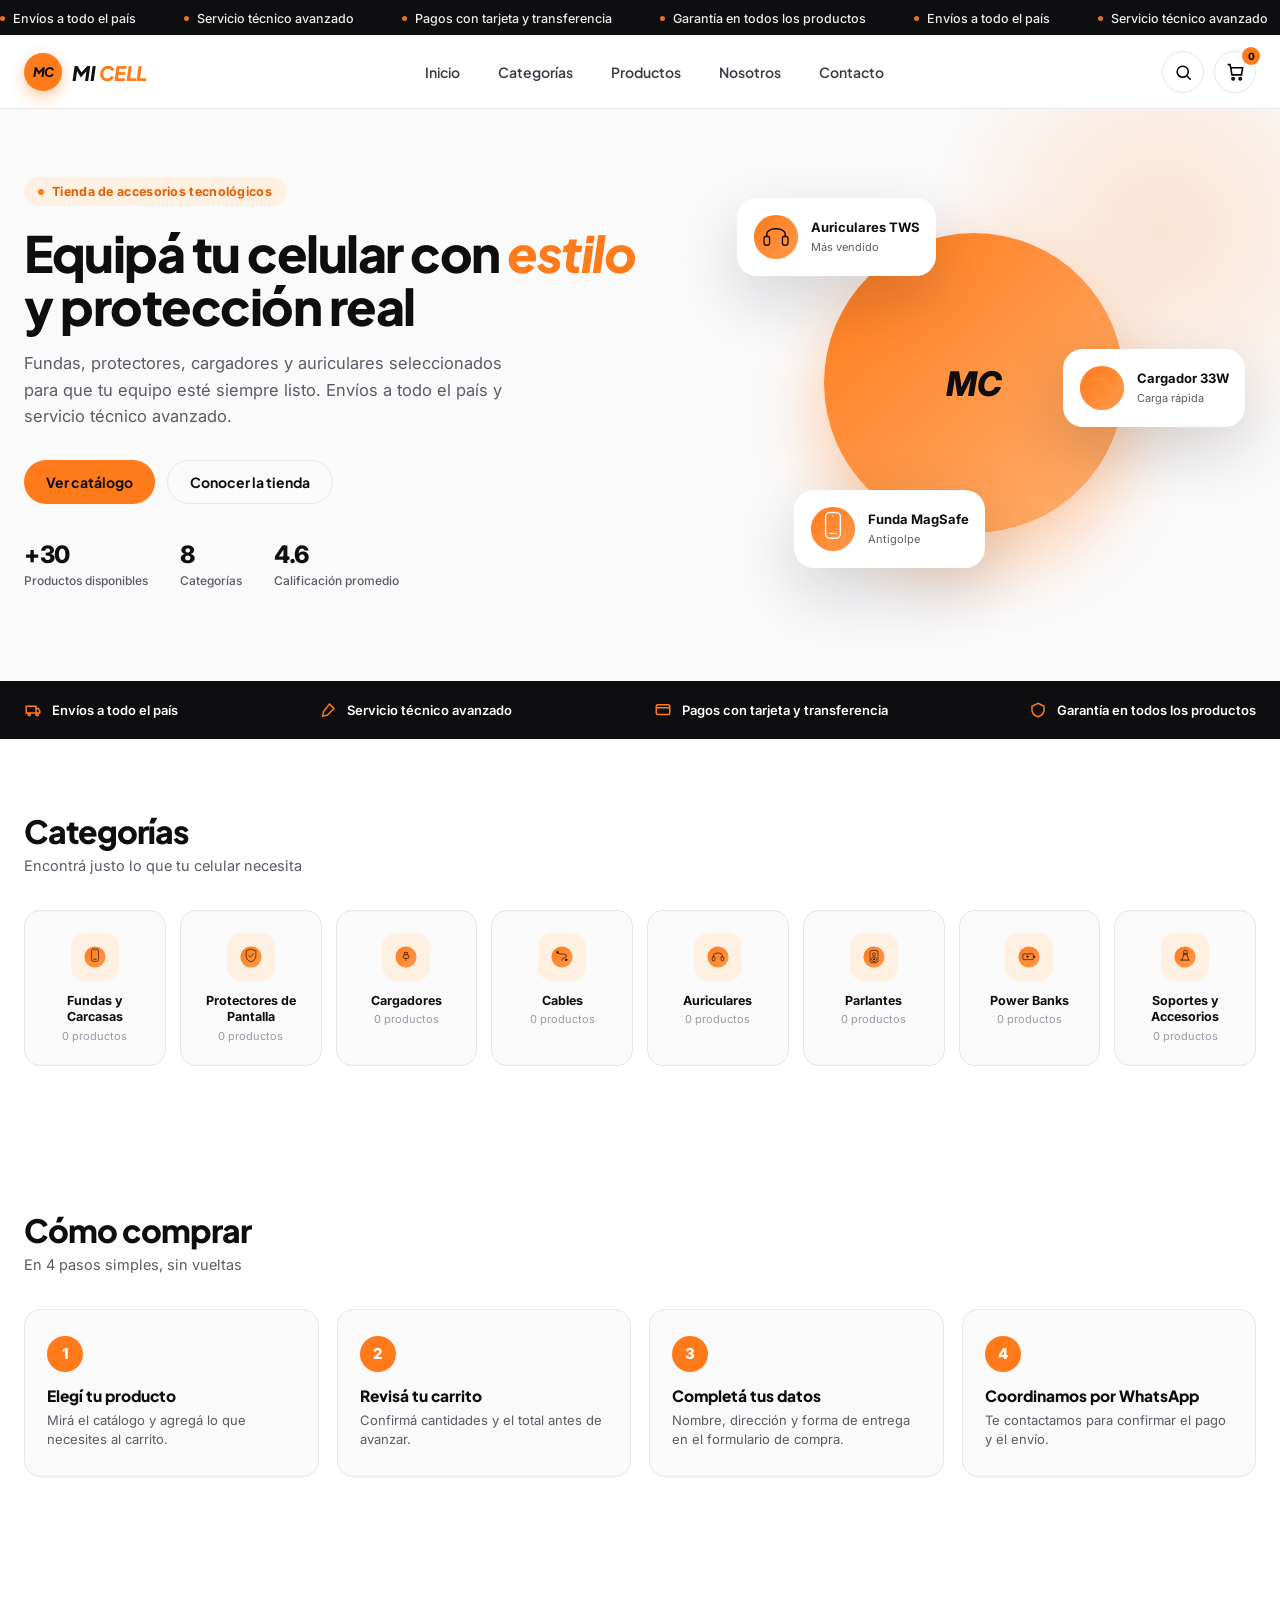
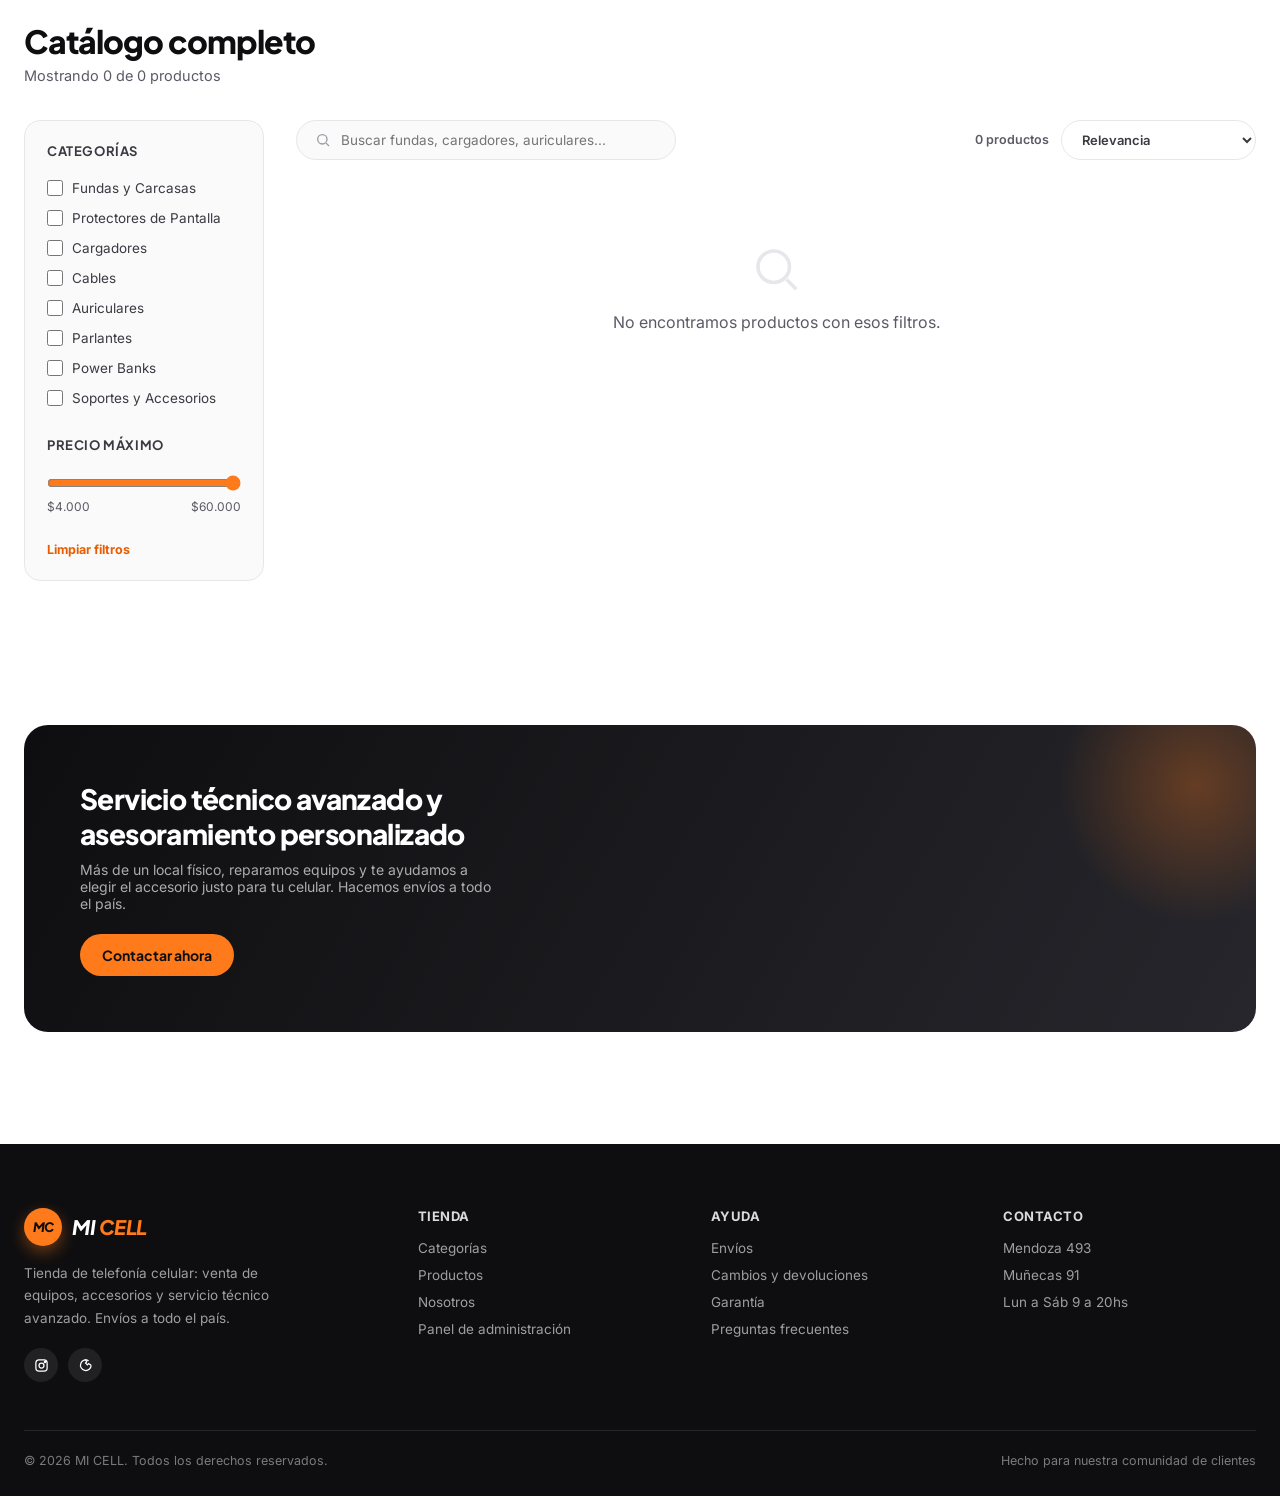
<file: index.html>
<!DOCTYPE html>
<html lang="es">
<head>
<meta charset="UTF-8">
<meta name="viewport" content="width=device-width, initial-scale=1.0">
<title>MI CELL — Accesorios Tecnológicos</title>
<meta name="description" content="Fundas, protectores, cargadores, auriculares y más accesorios para celulares. Envíos a todo el país.">
<link rel="preconnect" href="https://fonts.googleapis.com">
<link href="https://fonts.googleapis.com/css2?family=Plus+Jakarta+Sans:wght@400;500;600;700;800&family=Inter:wght@400;500;600;700&display=swap" rel="stylesheet">
<style>
:root{
  --orange:#FF7A1A;--orange-dark:#E85D00;--orange-light:#FFF1E2;
  --ink:#0E0E10;--gray-900:#16161A;--gray-700:#3A3A42;--gray-600:#5B5B66;
  --gray-400:#9A9AA5;--gray-200:#E7E7EB;--gray-100:#F3F3F6;--bg:#FFFFFF;
  --surface:#FAFAFB;--green:#1AAE6F;--red:#E2412A;
  --radius:16px;--radius-sm:10px;
  --shadow-sm:0 2px 10px rgba(14,14,16,.06);
  --shadow-md:0 12px 32px rgba(14,14,16,.10);
  --shadow-lg:0 24px 64px rgba(14,14,16,.16);
  --header-h:74px;
}
*,*::before,*::after{box-sizing:border-box;margin:0;padding:0}
html{scroll-behavior:smooth}
body{
  font-family:'Inter',sans-serif;color:var(--ink);background:var(--bg);
  -webkit-font-smoothing:antialiased;overflow-x:hidden;
}
h1,h2,h3,h4,.brand,.btn,.nav-link{font-family:'Plus Jakarta Sans',sans-serif}
img,svg{display:block;max-width:100%}
a{color:inherit;text-decoration:none}
button{font-family:inherit}
.container{max-width:1280px;margin:0 auto;padding:0 24px}
.reveal{opacity:0;transform:translateY(24px);transition:opacity .6s cubic-bezier(.22,.8,.3,1),transform .6s cubic-bezier(.22,.8,.3,1)}
.reveal.in{opacity:1;transform:translateY(0)}

/* ============ TOPBAR ============ */
#announce{
  background:var(--ink);color:#fff;font-size:12.5px;font-weight:500;
  padding:9px 0;overflow:hidden;white-space:nowrap;position:relative;
}
#announce .marquee{display:inline-flex;gap:48px;animation:scrollx 22s linear infinite}
#announce span{display:inline-flex;align-items:center;gap:8px;opacity:.92}
#announce span::before{content:'';width:5px;height:5px;border-radius:50%;background:var(--orange)}
@keyframes scrollx{0%{transform:translateX(0)}100%{transform:translateX(-50%)}}

header{
  position:sticky;top:0;z-index:300;background:rgba(255,255,255,.92);
  backdrop-filter:blur(14px);border-bottom:1px solid var(--gray-200);
  height:var(--header-h);transition:box-shadow .25s;
}
header.scrolled{box-shadow:var(--shadow-sm)}
.nav-wrap{height:var(--header-h);display:flex;align-items:center;justify-content:space-between;gap:20px}
.brand{display:flex;align-items:center;gap:10px;font-weight:800;font-size:20px;letter-spacing:-.5px}
.brand-badge{
  width:38px;height:38px;border-radius:50%;background:var(--orange);
  display:flex;align-items:center;justify-content:center;flex-shrink:0;
  font-weight:800;font-style:italic;font-size:13px;color:var(--ink);
  box-shadow:0 6px 16px rgba(255,122,26,.4);
}
.brand-text{font-style:italic}
.brand-text span{color:var(--orange)}
.nav-links{display:flex;align-items:center;gap:6px}
.nav-link{padding:9px 16px;border-radius:999px;font-size:14px;font-weight:600;color:var(--gray-700);transition:all .18s}
.nav-link:hover{background:var(--gray-100);color:var(--ink)}
.nav-actions{display:flex;align-items:center;gap:10px}
.icon-btn{
  width:42px;height:42px;border-radius:50%;border:1px solid var(--gray-200);
  background:#fff;display:flex;align-items:center;justify-content:center;cursor:pointer;
  position:relative;transition:all .18s;
}
.icon-btn:hover{border-color:var(--orange);transform:translateY(-1px)}
.icon-btn svg{width:19px;height:19px}
.cart-count{
  position:absolute;top:-5px;right:-5px;background:var(--orange);color:var(--ink);
  font-size:10px;font-weight:800;min-width:18px;height:18px;border-radius:999px;
  display:flex;align-items:center;justify-content:center;padding:0 4px;
  transition:transform .25s;
}
.cart-count.bump{animation:bump .35s ease}
@keyframes bump{0%{transform:scale(1)}40%{transform:scale(1.4)}100%{transform:scale(1)}}
.btn{
  display:inline-flex;align-items:center;justify-content:center;gap:8px;
  padding:12px 22px;border-radius:999px;font-size:14px;font-weight:700;
  border:none;cursor:pointer;transition:all .2s cubic-bezier(.22,.8,.3,1);white-space:nowrap;
}
.btn-primary{background:var(--orange);color:var(--ink)}
.btn-primary:hover{background:var(--orange-dark);color:#fff;transform:translateY(-2px);box-shadow:0 10px 24px rgba(255,122,26,.35)}
.btn-dark{background:var(--ink);color:#fff}
.btn-dark:hover{background:var(--gray-900);transform:translateY(-2px);box-shadow:0 10px 24px rgba(0,0,0,.25)}
.btn-outline{background:transparent;color:var(--ink);border:1.5px solid var(--gray-200)}
.btn-outline:hover{border-color:var(--ink)}
.btn-block{width:100%}
.btn-sm{padding:8px 16px;font-size:12.5px}
.btn:disabled{opacity:.45;cursor:not-allowed;transform:none!important;box-shadow:none!important}
.hamburger{display:none;width:42px;height:42px;border-radius:50%;border:1px solid var(--gray-200);background:#fff;align-items:center;justify-content:center;cursor:pointer}
.hamburger svg{width:20px;height:20px}

/* ============ HERO ============ */
.hero{position:relative;padding:64px 0 88px;overflow:hidden;background:var(--surface)}
.hero::before{
  content:'';position:absolute;top:-120px;right:-120px;width:480px;height:480px;
  border-radius:50%;background:radial-gradient(circle,rgba(255,122,26,.18),transparent 70%);
}
.hero-grid{display:grid;grid-template-columns:1.1fr 1fr;gap:48px;align-items:center;position:relative;z-index:1}
.eyebrow{
  display:inline-flex;align-items:center;gap:8px;padding:7px 14px;border-radius:999px;
  background:var(--orange-light);color:var(--orange-dark);font-size:12.5px;font-weight:700;
  letter-spacing:.3px;margin-bottom:20px;
}
.eyebrow::before{content:'';width:6px;height:6px;border-radius:50%;background:var(--orange)}
.hero h1{font-size:50px;font-weight:800;line-height:1.06;letter-spacing:-1.5px;margin-bottom:18px}
.hero h1 em{font-style:italic;color:var(--orange)}
.hero p{font-size:16.5px;color:var(--gray-600);line-height:1.6;max-width:480px;margin-bottom:30px}
.hero-ctas{display:flex;gap:12px;flex-wrap:wrap;margin-bottom:36px}
.hero-stats{display:flex;gap:32px;flex-wrap:wrap}
.hstat b{display:block;font-size:24px;font-weight:800;letter-spacing:-.5px}
.hstat span{font-size:12px;color:var(--gray-600);font-weight:500}
.hero-visual{position:relative;height:420px}
.float-card{
  position:absolute;background:#fff;border-radius:20px;box-shadow:var(--shadow-lg);
  padding:16px;display:flex;align-items:center;gap:12px;animation:floaty 5s ease-in-out infinite;
}
.float-card svg,.float-card .ic-wrap{width:46px;height:46px;border-radius:14px;flex-shrink:0}
.float-card b{display:block;font-size:13px}
.float-card span{font-size:11px;color:var(--gray-600)}
.fc1{top:6%;left:8%;animation-delay:0s}
.fc2{top:42%;right:2%;animation-delay:1.2s}
.fc3{bottom:6%;left:18%;animation-delay:2.1s}
.hero-orb{
  position:absolute;inset:0;margin:auto;width:300px;height:300px;border-radius:50%;
  background:linear-gradient(135deg,var(--orange),#FFB070);
  display:flex;align-items:center;justify-content:center;box-shadow:0 30px 70px rgba(255,122,26,.4);
  animation:floaty 6s ease-in-out infinite;
}
.hero-orb span{font-style:italic;font-weight:800;font-size:34px;color:var(--ink)}
@keyframes floaty{0%,100%{transform:translateY(0)}50%{transform:translateY(-16px)}}

/* ============ STRIPS ============ */
.perks{background:var(--ink);padding:20px 0}
.perks-row{display:flex;justify-content:space-between;gap:20px;flex-wrap:wrap}
.perk{display:flex;align-items:center;gap:10px;color:#fff;font-size:13px;font-weight:600}
.perk svg{width:18px;height:18px;color:var(--orange);flex-shrink:0}

/* ============ SECTIONS ============ */
section{padding:72px 0}
.sec-head{display:flex;align-items:flex-end;justify-content:space-between;margin-bottom:36px;flex-wrap:wrap;gap:16px}
.sec-head h2{font-size:32px;font-weight:800;letter-spacing:-1px}
.sec-head p{color:var(--gray-600);font-size:14.5px;margin-top:6px}

/* categories */
.cat-grid{display:grid;grid-template-columns:repeat(8,1fr);gap:14px}
.cat-card{
  background:var(--surface);border:1px solid var(--gray-200);border-radius:var(--radius);
  padding:22px 14px;text-align:center;cursor:pointer;transition:all .22s cubic-bezier(.22,.8,.3,1);
}
.cat-card:hover{border-color:var(--orange);transform:translateY(-4px);box-shadow:var(--shadow-md)}
.cat-card.active{background:var(--ink);border-color:var(--ink)}
.cat-card.active .cat-name,.cat-card.active .cat-count{color:#fff}
.cat-ic{
  width:48px;height:48px;border-radius:14px;margin:0 auto 12px;background:var(--orange-light);
  display:flex;align-items:center;justify-content:center;color:var(--orange-dark);
}
.cat-card.active .cat-ic{background:var(--orange);color:var(--ink)}
.cat-ic svg{width:22px;height:22px}
.cat-name{font-size:12.5px;font-weight:700;line-height:1.3}

/* how to buy */
.how-grid{display:grid;grid-template-columns:repeat(4,1fr);gap:18px}
.how-step{
  background:var(--surface);border:1px solid var(--gray-200);border-radius:var(--radius);
  padding:26px 22px;position:relative;transition:all .22s cubic-bezier(.22,.8,.3,1);
}
.how-step:hover{border-color:var(--orange);transform:translateY(-4px);box-shadow:var(--shadow-md)}
.how-num{
  width:36px;height:36px;border-radius:50%;background:var(--orange);color:#fff;
  display:flex;align-items:center;justify-content:center;font-weight:800;font-size:15px;margin-bottom:14px;
}
.how-step h3{font-size:15.5px;font-weight:800;margin-bottom:6px}
.how-step p{font-size:13px;color:var(--gray-600);line-height:1.5}
.cat-count{font-size:11px;color:var(--gray-400);margin-top:3px;display:block}

/* product grid + filters */
.shop-layout{display:grid;grid-template-columns:240px 1fr;gap:32px;align-items:flex-start}
.filters-panel{background:var(--surface);border:1px solid var(--gray-200);border-radius:var(--radius);padding:22px;position:sticky;top:calc(var(--header-h) + 16px)}
.filters-panel h4{font-size:13px;font-weight:700;text-transform:uppercase;letter-spacing:.6px;margin-bottom:14px;color:var(--gray-700)}
.f-group{margin-bottom:24px}
.f-check{display:flex;align-items:center;gap:9px;padding:7px 0;font-size:13.5px;color:var(--gray-700);cursor:pointer}
.f-check input{accent-color:var(--orange);width:16px;height:16px;cursor:pointer}
.price-range{width:100%;accent-color:var(--orange);margin-top:8px}
.price-vals{display:flex;justify-content:space-between;font-size:12px;color:var(--gray-600);margin-top:4px}
.f-clear{font-size:12.5px;font-weight:700;color:var(--orange-dark);cursor:pointer}
#filterToggleBtn{display:none}

.toolbar{display:flex;align-items:center;justify-content:space-between;gap:14px;margin-bottom:22px;flex-wrap:wrap}
.search-box{
  display:flex;align-items:center;gap:10px;background:var(--surface);border:1px solid var(--gray-200);
  border-radius:999px;padding:11px 18px;flex:1;max-width:380px;transition:border-color .2s;
}
.search-box:focus-within{border-color:var(--orange)}
.search-box svg{width:16px;height:16px;color:var(--gray-400);flex-shrink:0}
.search-box input{border:none;outline:none;background:none;font-size:13.5px;width:100%;font-family:inherit}
.sort-select{
  padding:10px 16px;border-radius:999px;border:1px solid var(--gray-200);background:#fff;
  font-size:13px;font-weight:600;font-family:inherit;cursor:pointer;color:var(--gray-700);
}
.result-count{font-size:12.5px;color:var(--gray-600);font-weight:600}

.grid{display:grid;grid-template-columns:repeat(3,1fr);gap:20px}
.card{
  background:#fff;border:1px solid var(--gray-200);border-radius:var(--radius);overflow:hidden;
  transition:all .25s cubic-bezier(.22,.8,.3,1);cursor:pointer;display:flex;flex-direction:column;position:relative;
}
.card:hover{transform:translateY(-6px);box-shadow:var(--shadow-md);border-color:transparent}
.card-media{aspect-ratio:1/1;background:var(--surface);position:relative;overflow:hidden}
.card-media svg{width:100%;height:100%;transition:transform .35s}
.card-media img{width:100%;height:100%;object-fit:cover;display:block;transition:transform .35s}
.card:hover .card-media svg,.card:hover .card-media img{transform:scale(1.06) rotate(-2deg)}
.card-badge{
  position:absolute;top:12px;left:12px;font-size:10.5px;font-weight:800;padding:5px 10px;
  border-radius:999px;letter-spacing:.2px;text-transform:uppercase;z-index:2;
}
.bdg-nuevo{background:var(--ink);color:#fff}
.bdg-oferta{background:var(--red);color:#fff}
.bdg-mas-vendido{background:var(--orange);color:var(--ink)}
.card-quick{
  position:absolute;bottom:12px;right:12px;width:38px;height:38px;border-radius:50%;
  background:#fff;display:flex;align-items:center;justify-content:center;box-shadow:var(--shadow-sm);
  opacity:0;transform:translateY(6px);transition:all .2s;z-index:2;border:none;cursor:pointer;
}
.card:hover .card-quick{opacity:1;transform:translateY(0)}
.card-quick svg{width:16px;height:16px}
.card-body{padding:16px;display:flex;flex-direction:column;gap:6px;flex:1}
.card-cat{font-size:11px;color:var(--gray-400);font-weight:600;text-transform:uppercase;letter-spacing:.4px}
.card-name{font-size:14.5px;font-weight:700;line-height:1.3}
.card-model{font-size:12px;color:var(--gray-600)}
.card-rating{display:flex;align-items:center;gap:5px;font-size:11.5px;color:var(--gray-600)}
.card-rating svg{width:12px;height:12px;color:var(--orange)}
.card-foot{display:flex;align-items:center;justify-content:space-between;margin-top:auto;padding-top:8px}
.card-price{display:flex;align-items:baseline;gap:7px}
.price-now{font-size:17px;font-weight:800;letter-spacing:-.3px}
.price-old{font-size:12.5px;color:var(--gray-400);text-decoration:line-through}
.add-btn{
  width:38px;height:38px;border-radius:50%;background:var(--ink);color:#fff;border:none;
  display:flex;align-items:center;justify-content:center;cursor:pointer;transition:all .2s;flex-shrink:0;
}
.add-btn:hover{background:var(--orange);color:var(--ink);transform:scale(1.08)}
.add-btn svg{width:16px;height:16px}
.stock-low{font-size:10.5px;color:var(--red);font-weight:700;margin-top:2px}
.empty-state{grid-column:1/-1;text-align:center;padding:60px 20px;color:var(--gray-600)}
.empty-state svg{width:54px;height:54px;color:var(--gray-200);margin:0 auto 16px}

/* ============ BANNER ============ */
.banner{
  background:linear-gradient(120deg,var(--ink),#26262C);border-radius:24px;padding:56px;
  display:flex;align-items:center;justify-content:space-between;gap:32px;color:#fff;overflow:hidden;position:relative;
}
.banner::after{content:'';position:absolute;right:-80px;top:-80px;width:280px;height:280px;border-radius:50%;background:radial-gradient(circle,rgba(255,122,26,.3),transparent 70%)}
.banner h3{font-size:28px;font-weight:800;letter-spacing:-.6px;margin-bottom:10px;max-width:420px}
.banner p{color:rgba(255,255,255,.65);font-size:14px;max-width:420px;margin-bottom:22px}

/* ============ FOOTER ============ */
footer{background:var(--ink);color:#fff;padding:64px 0 28px;margin-top:40px}
.foot-grid{display:grid;grid-template-columns:1.4fr 1fr 1fr 1fr;gap:40px;margin-bottom:48px}
.foot-brand p{color:rgba(255,255,255,.6);font-size:13.5px;line-height:1.7;margin:16px 0 18px;max-width:280px}
.foot-col h5{font-size:13px;font-weight:700;margin-bottom:16px;text-transform:uppercase;letter-spacing:.5px;color:rgba(255,255,255,.85)}
.foot-col a{display:block;color:rgba(255,255,255,.6);font-size:13.5px;margin-bottom:11px;transition:color .15s}
.foot-col a:hover{color:var(--orange)}
.foot-bottom{border-top:1px solid rgba(255,255,255,.1);padding-top:22px;display:flex;justify-content:space-between;flex-wrap:wrap;gap:10px;font-size:12.5px;color:rgba(255,255,255,.45)}
.social-row{display:flex;gap:10px;margin-top:6px}
.social-row a{width:34px;height:34px;border-radius:50%;background:rgba(255,255,255,.08);display:flex;align-items:center;justify-content:center}
.social-row a:hover{background:var(--orange);color:var(--ink)}
.social-row svg{width:15px;height:15px}

/* ============ CART DRAWER ============ */
.overlay{position:fixed;inset:0;background:rgba(14,14,16,.5);z-index:400;opacity:0;visibility:hidden;transition:opacity .25s}
.overlay.open{opacity:1;visibility:visible}
.drawer{
  position:fixed;top:0;right:0;height:100%;width:420px;max-width:92vw;background:#fff;z-index:401;
  display:flex;flex-direction:column;transform:translateX(100%);transition:transform .32s cubic-bezier(.22,.8,.3,1);
}
.drawer.open{transform:translateX(0)}
.drawer-head{padding:22px 24px;border-bottom:1px solid var(--gray-200);display:flex;align-items:center;justify-content:space-between}
.drawer-head h3{font-size:18px;font-weight:800}
.drawer-close{width:36px;height:36px;border-radius:50%;border:1px solid var(--gray-200);background:none;display:flex;align-items:center;justify-content:center;cursor:pointer}
.drawer-close svg{width:15px;height:15px}
.drawer-body{flex:1;overflow-y:auto;padding:20px 24px}
.cart-line{display:flex;gap:14px;padding:16px 0;border-bottom:1px solid var(--gray-100)}
.cart-line-media{width:68px;height:68px;border-radius:12px;background:var(--surface);flex-shrink:0;overflow:hidden}
.cart-line-media img{width:100%;height:100%;object-fit:cover;display:block}
.cart-line-info{flex:1;min-width:0}
.cart-line-name{font-size:13.5px;font-weight:700}
.cart-line-model{font-size:11.5px;color:var(--gray-600);margin-bottom:6px}
.qty-stepper{display:flex;align-items:center;gap:10px}
.qty-stepper button{width:26px;height:26px;border-radius:8px;border:1px solid var(--gray-200);background:none;cursor:pointer;font-size:14px;line-height:1}
.qty-stepper span{font-size:13px;font-weight:700;min-width:18px;text-align:center}
.cart-line-price{font-size:13.5px;font-weight:800;text-align:right;white-space:nowrap}
.cart-line-remove{font-size:11px;color:var(--red);cursor:pointer;font-weight:600;margin-top:6px;display:inline-block}
.drawer-empty{text-align:center;padding:60px 10px;color:var(--gray-600)}
.drawer-empty svg{width:50px;height:50px;color:var(--gray-200);margin:0 auto 14px}
.drawer-foot{border-top:1px solid var(--gray-200);padding:20px 24px;background:var(--surface)}
.drawer-row{display:flex;justify-content:space-between;font-size:13.5px;margin-bottom:8px;color:var(--gray-600)}
.drawer-total{display:flex;justify-content:space-between;font-size:17px;font-weight:800;margin:10px 0 16px}

/* ============ MODALS ============ */
.modal-overlay{position:fixed;inset:0;background:rgba(14,14,16,.55);z-index:500;display:flex;align-items:center;justify-content:center;opacity:0;visibility:hidden;transition:opacity .25s;padding:20px}
.modal-overlay.open{opacity:1;visibility:visible}
.modal{background:#fff;border-radius:22px;max-width:880px;width:100%;max-height:88vh;overflow-y:auto;transform:scale(.94) translateY(10px);transition:transform .28s cubic-bezier(.22,.8,.3,1);position:relative}
.modal-overlay.open .modal{transform:scale(1) translateY(0)}
.modal-close{position:absolute;top:18px;right:18px;width:38px;height:38px;border-radius:50%;background:#fff;border:1px solid var(--gray-200);display:flex;align-items:center;justify-content:center;cursor:pointer;z-index:5}
.modal-close svg{width:15px;height:15px}
.pd-grid{display:grid;grid-template-columns:1fr 1fr}
.pd-media{background:var(--surface);padding:40px;display:flex;align-items:center;justify-content:center;border-radius:22px 0 0 22px;overflow:hidden}
.pd-media svg{width:280px;height:280px}
.pd-media.has-img{padding:0}
.pd-media img{width:100%;height:100%;object-fit:cover}
.pd-info{padding:40px 40px 40px 32px}
.pd-cat{font-size:11.5px;color:var(--orange-dark);font-weight:700;text-transform:uppercase;letter-spacing:.4px}
.pd-name{font-size:24px;font-weight:800;margin:8px 0 4px;letter-spacing:-.4px}
.pd-model{font-size:13.5px;color:var(--gray-600);margin-bottom:14px}
.pd-price-row{display:flex;align-items:baseline;gap:10px;margin-bottom:16px}
.pd-price{font-size:28px;font-weight:800}
.pd-desc{font-size:13.5px;color:var(--gray-600);line-height:1.7;margin-bottom:20px}
.pd-meta{display:flex;gap:18px;margin-bottom:22px;flex-wrap:wrap}
.pd-meta-item{font-size:12px;color:var(--gray-700)}
.pd-meta-item b{display:block;font-size:13px;color:var(--ink)}
.pd-actions{display:flex;gap:12px;align-items:center}

.checkout-modal{max-width:520px;padding:36px}
.checkout-modal h3{font-size:22px;font-weight:800;margin-bottom:6px}
.checkout-modal p.sub{font-size:13px;color:var(--gray-600);margin-bottom:24px}
.field{margin-bottom:16px}
.field label{display:block;font-size:12.5px;font-weight:700;margin-bottom:7px;color:var(--gray-700)}
.field input,.field textarea,.field select{
  width:100%;padding:12px 14px;border-radius:10px;border:1.5px solid var(--gray-200);
  font-size:13.5px;font-family:inherit;outline:none;transition:border-color .15s;background:#fff;
}
.field input:focus,.field textarea:focus,.field select:focus{border-color:var(--orange)}
.pay-options{display:flex;gap:10px}
.pay-opt{flex:1;border:1.5px solid var(--gray-200);border-radius:10px;padding:11px;text-align:center;font-size:12.5px;font-weight:700;cursor:pointer;transition:all .15s}
.pay-opt.active{border-color:var(--orange);background:var(--orange-light);color:var(--orange-dark)}
.order-summary{background:var(--surface);border-radius:12px;padding:16px;margin:18px 0;font-size:13px}
.order-summary .row{display:flex;justify-content:space-between;padding:4px 0;color:var(--gray-600)}
.order-summary .row.total{font-weight:800;color:var(--ink);font-size:15px;padding-top:8px;border-top:1px solid var(--gray-200);margin-top:6px}
.success-box{text-align:center;padding:20px 0}
.success-ic{width:72px;height:72px;border-radius:50%;background:rgba(26,174,111,.12);color:var(--green);display:flex;align-items:center;justify-content:center;margin:0 auto 18px}
.success-ic svg{width:32px;height:32px}

/* toast */
.toast{
  position:fixed;bottom:28px;left:50%;transform:translate(-50%,20px);background:var(--ink);color:#fff;
  padding:14px 22px;border-radius:999px;font-size:13px;font-weight:600;display:flex;align-items:center;gap:10px;
  z-index:600;opacity:0;visibility:hidden;transition:all .3s cubic-bezier(.22,.8,.3,1);box-shadow:var(--shadow-lg);
}
.toast.show{opacity:1;visibility:visible;transform:translate(-50%,0)}
.toast svg{width:16px;height:16px;color:var(--orange)}

.mobile-drawer{
  position:fixed;top:0;left:0;height:100%;width:280px;background:#fff;z-index:401;
  transform:translateX(-100%);transition:transform .3s cubic-bezier(.22,.8,.3,1);padding:24px;
}
.mobile-drawer.open{transform:translateX(0)}
.mobile-drawer .nav-link{display:block;padding:13px 4px;border-bottom:1px solid var(--gray-100)}

/* ============ RESPONSIVE ============ */
@media (max-width:1080px){
  .cat-grid{grid-template-columns:repeat(4,1fr)}
  .how-grid{grid-template-columns:repeat(2,1fr)}
  .shop-layout{grid-template-columns:1fr}
  .filters-panel{position:static;display:none;margin-bottom:8px}
  .filters-panel.open{display:block}
  #filterToggleBtn{display:inline-flex}
  .grid{grid-template-columns:repeat(2,1fr)}
  .hero-grid{grid-template-columns:1fr}
  .hero-visual{height:280px;order:-1}
  .hero h1{font-size:38px}
  .foot-grid{grid-template-columns:1fr 1fr}
  .pd-grid{grid-template-columns:1fr}
  .pd-media{border-radius:22px 22px 0 0}
}
@media (max-width:720px){
  .nav-links{display:none}
  .hamburger{display:flex}
  .perks-row{justify-content:flex-start;overflow-x:auto;gap:24px}
  .cat-grid{grid-template-columns:repeat(3,1fr)}
  .grid{grid-template-columns:repeat(2,1fr)}
  .banner{flex-direction:column;text-align:center;padding:36px 24px}
  .banner h3,.banner p{max-width:100%}
  .foot-grid{grid-template-columns:1fr 1fr;gap:28px}
  .hero h1{font-size:32px}
  .container{padding:0 16px}
  section{padding:48px 0}
}
@media (max-width:480px){
  .grid{grid-template-columns:repeat(2,1fr);gap:12px}
  .cat-grid{grid-template-columns:repeat(2,1fr)}
  .how-grid{grid-template-columns:1fr}
  .hero-ctas .btn{flex:1}
  .foot-grid{grid-template-columns:1fr}
  .toolbar{flex-direction:column;align-items:stretch}
  .search-box{max-width:none}
}
</style>
</head>
<body>

<div id="announce"><div class="marquee">
  <span>Envíos a todo el país</span><span>Servicio técnico avanzado</span><span>Pagos con tarjeta y transferencia</span><span>Garantía en todos los productos</span>
  <span>Envíos a todo el país</span><span>Servicio técnico avanzado</span><span>Pagos con tarjeta y transferencia</span><span>Garantía en todos los productos</span>
</div></div>

<header id="siteHeader">
  <div class="container nav-wrap">
    <button class="hamburger" id="hamburgerBtn" aria-label="Abrir menú">
      <svg viewBox="0 0 24 24" fill="none" stroke="currentColor" stroke-width="2"><path d="M3 6h18M3 12h18M3 18h18"/></svg>
    </button>
    <a href="#home" class="brand">
      <span class="brand-badge">MC</span>
      <span class="brand-text">MI <span>CELL</span></span>
    </a>
    <nav class="nav-links">
      <a class="nav-link" href="#home">Inicio</a>
      <a class="nav-link" href="#categorias">Categorías</a>
      <a class="nav-link" href="#catalogo">Productos</a>
      <a class="nav-link" href="#nosotros">Nosotros</a>
      <a class="nav-link" href="#contacto">Contacto</a>
    </nav>
    <div class="nav-actions">
      <button class="icon-btn" id="searchToggle" aria-label="Buscar">
        <svg viewBox="0 0 24 24" fill="none" stroke="currentColor" stroke-width="2"><circle cx="11" cy="11" r="7"/><path d="M21 21l-4.3-4.3"/></svg>
      </button>
      <button class="icon-btn" id="cartToggle" aria-label="Carrito">
        <svg viewBox="0 0 24 24" fill="none" stroke="currentColor" stroke-width="2"><path d="M6 6h15l-1.5 9h-12z"/><path d="M6 6L5 2H2"/><circle cx="9" cy="20" r="1.5"/><circle cx="18" cy="20" r="1.5"/></svg>
        <span class="cart-count" id="cartCount">0</span>
      </button>
    </div>
  </div>
</header>

<div class="mobile-drawer" id="mobileDrawer">
  <a class="nav-link" href="#home">Inicio</a>
  <a class="nav-link" href="#categorias">Categorías</a>
  <a class="nav-link" href="#catalogo">Productos</a>
  <a class="nav-link" href="#nosotros">Nosotros</a>
  <a class="nav-link" href="#contacto">Contacto</a>
  <a class="nav-link" href="admin.html">Panel de administración</a>
</div>

<main>

<section class="hero" id="home">
  <div class="container hero-grid">
    <div>
      <div class="eyebrow reveal">Tienda de accesorios tecnológicos</div>
      <h1 class="reveal">Equipá tu celular con <em>estilo</em> y protección real</h1>
      <p class="reveal">Fundas, protectores, cargadores y auriculares seleccionados para que tu equipo esté siempre listo. Envíos a todo el país y servicio técnico avanzado.</p>
      <div class="hero-ctas reveal">
        <a href="#catalogo" class="btn btn-primary">Ver catálogo</a>
        <a href="#nosotros" class="btn btn-outline">Conocer la tienda</a>
      </div>
      <div class="hero-stats reveal">
        <div class="hstat"><b>+30</b><span>Productos disponibles</span></div>
        <div class="hstat"><b>8</b><span>Categorías</span></div>
        <div class="hstat"><b>4.6</b><span>Calificación promedio</span></div>
      </div>
    </div>
    <div class="hero-visual">
      <div class="hero-orb"><span>MC</span></div>
      <div class="float-card fc1"><div class="ic-wrap" id="fcIc1"></div><div><b>Auriculares TWS</b><span>Más vendido</span></div></div>
      <div class="float-card fc2"><div class="ic-wrap" id="fcIc2"></div><div><b>Cargador 33W</b><span>Carga rápida</span></div></div>
      <div class="float-card fc3"><div class="ic-wrap" id="fcIc3"></div><div><b>Funda MagSafe</b><span>Antigolpe</span></div></div>
    </div>
  </div>
</section>

<div class="perks">
  <div class="container perks-row">
    <div class="perk"><svg viewBox="0 0 24 24" fill="none" stroke="currentColor" stroke-width="2"><path d="M3 7h13v9H3zM16 10h3l2 3v3h-5z"/><circle cx="7" cy="18" r="1.6"/><circle cx="17.5" cy="18" r="1.6"/></svg> Envíos a todo el país</div>
    <div class="perk"><svg viewBox="0 0 24 24" fill="none" stroke="currentColor" stroke-width="2"><path d="M14 4l6 6-9 9-6 1 1-6z"/></svg> Servicio técnico avanzado</div>
    <div class="perk"><svg viewBox="0 0 24 24" fill="none" stroke="currentColor" stroke-width="2"><rect x="3" y="5" width="18" height="13" rx="2"/><path d="M3 9h18"/></svg> Pagos con tarjeta y transferencia</div>
    <div class="perk"><svg viewBox="0 0 24 24" fill="none" stroke="currentColor" stroke-width="2"><path d="M12 3l8 4v5c0 5-3.5 7.5-8 9-4.5-1.5-8-4-8-9V7z"/></svg> Garantía en todos los productos</div>
  </div>
</div>

<section id="categorias">
  <div class="container">
    <div class="sec-head reveal">
      <div><h2>Categorías</h2><p>Encontrá justo lo que tu celular necesita</p></div>
    </div>
    <div class="cat-grid" id="catGrid"></div>
  </div>
</section>

<section id="como-comprar">
  <div class="container">
    <div class="sec-head reveal">
      <div><h2>Cómo comprar</h2><p>En 4 pasos simples, sin vueltas</p></div>
    </div>
    <div class="how-grid">
      <div class="how-step"><div class="how-num">1</div><h3>Elegí tu producto</h3><p>Mirá el catálogo y agregá lo que necesites al carrito.</p></div>
      <div class="how-step"><div class="how-num">2</div><h3>Revisá tu carrito</h3><p>Confirmá cantidades y el total antes de avanzar.</p></div>
      <div class="how-step"><div class="how-num">3</div><h3>Completá tus datos</h3><p>Nombre, dirección y forma de entrega en el formulario de compra.</p></div>
      <div class="how-step"><div class="how-num">4</div><h3>Coordinamos por WhatsApp</h3><p>Te contactamos para confirmar el pago y el envío.</p></div>
    </div>
  </div>
</section>

<section id="catalogo">
  <div class="container">
    <div class="sec-head reveal">
      <div><h2>Catálogo completo</h2><p id="resultCountTop">Mostrando productos</p></div>
    </div>
    <div class="shop-layout">
      <aside class="filters-panel" id="filtersPanel">
        <h4>Categorías</h4>
        <div class="f-group" id="catFilterList"></div>
        <h4>Precio máximo</h4>
        <div class="f-group">
          <input type="range" class="price-range" id="priceRange" min="4000" max="60000" step="1000" value="60000">
          <div class="price-vals"><span id="priceMinLabel">$4.000</span><span id="priceMaxLabel">$60.000</span></div>
        </div>
        <span class="f-clear" id="clearFilters">Limpiar filtros</span>
      </aside>
      <div>
        <div class="toolbar">
          <div class="search-box">
            <svg viewBox="0 0 24 24" fill="none" stroke="currentColor" stroke-width="2"><circle cx="11" cy="11" r="7"/><path d="M21 21l-4.3-4.3"/></svg>
            <input type="text" id="searchInput" placeholder="Buscar fundas, cargadores, auriculares...">
          </div>
          <div style="display:flex;align-items:center;gap:12px">
            <button class="btn btn-outline btn-sm" id="filterToggleBtn">Filtros</button>
            <span class="result-count" id="resultCount"></span>
            <select class="sort-select" id="sortSelect">
              <option value="relevance">Relevancia</option>
              <option value="price-asc">Precio: menor a mayor</option>
              <option value="price-desc">Precio: mayor a menor</option>
              <option value="rating">Mejor calificados</option>
              <option value="new">Novedades</option>
            </select>
          </div>
        </div>
        <div class="grid" id="productGrid"></div>
      </div>
    </div>
  </div>
</section>

<section id="nosotros">
  <div class="container">
    <div class="banner reveal">
      <div>
        <h3>Servicio técnico avanzado y asesoramiento personalizado</h3>
        <p>Más de un local físico, reparamos equipos y te ayudamos a elegir el accesorio justo para tu celular. Hacemos envíos a todo el país.</p>
        <a href="#contacto" class="btn btn-primary">Contactar ahora</a>
      </div>
    </div>
  </div>
</section>

</main>

<footer id="contacto">
  <div class="container">
    <div class="foot-grid">
      <div class="foot-brand">
        <a href="#home" class="brand" style="color:#fff"><span class="brand-badge">MC</span><span class="brand-text">MI <span>CELL</span></span></a>
        <p>Tienda de telefonía celular: venta de equipos, accesorios y servicio técnico avanzado. Envíos a todo el país.</p>
        <div class="social-row">
          <a href="#" aria-label="Instagram"><svg viewBox="0 0 24 24" fill="none" stroke="currentColor" stroke-width="2"><rect x="3" y="3" width="18" height="18" rx="5"/><circle cx="12" cy="12" r="4"/><circle cx="17.5" cy="6.5" r="1"/></svg></a>
          <a href="#" aria-label="WhatsApp"><svg viewBox="0 0 24 24" fill="none" stroke="currentColor" stroke-width="2"><path d="M21 11.5a8.5 8.5 0 1 1-4-7.2"/><path d="M21 11.5L17 9l-2 2-3-3 2-2-2.5-4"/></svg></a>
        </div>
      </div>
      <div class="foot-col">
        <h5>Tienda</h5>
        <a href="#categorias">Categorías</a>
        <a href="#catalogo">Productos</a>
        <a href="#nosotros">Nosotros</a>
        <a href="admin.html">Panel de administración</a>
      </div>
      <div class="foot-col">
        <h5>Ayuda</h5>
        <a href="#">Envíos</a>
        <a href="#">Cambios y devoluciones</a>
        <a href="#">Garantía</a>
        <a href="#">Preguntas frecuentes</a>
      </div>
      <div class="foot-col">
        <h5>Contacto</h5>
        <a href="#">Mendoza 493</a>
        <a href="#">Muñecas 91</a>
        <a href="#">Lun a Sáb 9 a 20hs</a>
      </div>
    </div>
    <div class="foot-bottom">
      <span>© 2026 MI CELL. Todos los derechos reservados.</span>
      <span>Hecho para nuestra comunidad de clientes</span>
    </div>
  </div>
</footer>

<div class="overlay" id="overlay"></div>

<aside class="drawer" id="cartDrawer">
  <div class="drawer-head">
    <h3>Tu carrito</h3>
    <button class="drawer-close" id="closeCart"><svg viewBox="0 0 24 24" fill="none" stroke="currentColor" stroke-width="2"><path d="M18 6L6 18M6 6l12 12"/></svg></button>
  </div>
  <div class="drawer-body" id="cartBody"></div>
  <div class="drawer-foot" id="cartFoot"></div>
</aside>

<div class="modal-overlay" id="productModalOverlay">
  <div class="modal" id="productModal"></div>
</div>

<div class="modal-overlay" id="checkoutModalOverlay">
  <div class="modal checkout-modal" id="checkoutModal"></div>
</div>

<div class="toast" id="toast">
  <svg viewBox="0 0 24 24" fill="none" stroke="currentColor" stroke-width="2"><path d="M20 6L9 17l-5-5"/></svg>
  <span id="toastMsg">Producto agregado</span>
</div>

<script src="assets/icons.js"></script>
<script src="assets/products.js"></script>
<script>
(function(){
  "use strict";
  var Store = window.MiCellStore;
  var Icons = window.MiCellIcons;

  var settings = Store.getSettings();
  var state = { categories: [], search: "", sort: "relevance", maxPrice: settings.priceFilterMax };

  var ICON_SVG = {
    cart: '<path d="M6 6h15l-1.5 9h-12z"/><path d="M6 6L5 2H2"/><circle cx="9" cy="20" r="1.5"/><circle cx="18" cy="20" r="1.5"/>',
    plus: '<path d="M12 5v14M5 12h14"/>',
    star: '<path d="M12 2l3 6.5 7 1-5 5 1.5 7L12 18l-6.5 3.5L7 14.5l-5-5 7-1z" fill="currentColor" stroke="none"/>',
    eye: '<path d="M2 12s4-7 10-7 10 7 10 7-4 7-10 7-10-7-10-7z"/><circle cx="12" cy="12" r="3"/>'
  };

  function money(n){ return "$" + Math.round(n).toLocaleString("es-AR"); }
  function el(tag, cls, html){ var e=document.createElement(tag); if(cls) e.className=cls; if(html!=null) e.innerHTML=html; return e; }
  function mediaFor(p, iconHtml){
    return p.image ? '<img src="'+p.image+'" alt="'+(p.name||"").replace(/"/g,"&quot;")+'">' : iconHtml;
  }

  /* ---------- render: categories ---------- */
  function renderCategories(){
    var grid = document.getElementById("catGrid");
    var listAll = Store.CATEGORIES;
    var products = Store.getProducts();
    grid.innerHTML = "";
    listAll.forEach(function(c){
      var count = products.filter(function(p){return p.category===c.id;}).length;
      var card = el("div","cat-card" + (state.categories.indexOf(c.id)>-1 ? " active" : ""));
      card.innerHTML = '<div class="cat-ic">'+ Icons.svgFor(c.icon,0).replace('<svg ','<svg style="width:22px;height:22px" ') +'</div>'+
        '<div class="cat-name">'+c.name+'</div><span class="cat-count">'+count+' productos</span>';
      card.addEventListener("click", function(){
        toggleCategory(c.id);
        document.getElementById("catalogo").scrollIntoView({behavior:"smooth"});
      });
      grid.appendChild(card);
    });
  }

  function renderCatFilterList(){
    var box = document.getElementById("catFilterList");
    box.innerHTML = "";
    Store.CATEGORIES.forEach(function(c){
      var label = el("label","f-check");
      var checked = state.categories.indexOf(c.id) > -1;
      label.innerHTML = '<input type="checkbox" value="'+c.id+'" '+(checked?"checked":"")+'> '+c.name;
      label.querySelector("input").addEventListener("change", function(e){
        toggleCategory(c.id, false);
        renderProducts();
        renderCategories();
      });
      box.appendChild(label);
    });
  }

  function toggleCategory(id, sync){
    var idx = state.categories.indexOf(id);
    if(idx>-1) state.categories.splice(idx,1); else state.categories.push(id);
    renderCatFilterList();
    renderProducts();
    renderCategories();
  }

  /* ---------- render: product card ---------- */
  function cardHTML(p){
    var badgeMap = { nuevo:"Nuevo", oferta:"Oferta", "mas-vendido":"Más vendido" };
    var badge = p.badge ? '<span class="card-badge bdg-'+p.badge+'">'+badgeMap[p.badge]+'</span>' : "";
    var oldPrice = p.oldPrice ? '<span class="price-old">'+money(p.oldPrice)+'</span>' : "";
    var lowStock = p.stock<=5 ? '<div class="stock-low">Últimas '+p.stock+' unidades</div>' : "";
    return (
      '<div class="card" data-id="'+p.id+'">'+
        '<div class="card-media'+(p.image?" has-img":"")+'">'+badge+mediaFor(p, Icons.svgFor(Store.categoryById(p.category).icon, p.palette))+
          '<button class="card-quick" data-quick="'+p.id+'" aria-label="Ver producto"><svg viewBox="0 0 24 24" fill="none" stroke="currentColor" stroke-width="2">'+ICON_SVG.eye+'</svg></button>'+
        '</div>'+
        '<div class="card-body">'+
          '<span class="card-cat">'+Store.categoryById(p.category).name+'</span>'+
          '<h3 class="card-name">'+p.name+'</h3>'+
          '<span class="card-model">'+p.model+'</span>'+
          '<div class="card-rating"><svg viewBox="0 0 24 24">'+ICON_SVG.star+'</svg> '+p.rating.toFixed(1)+'</div>'+
          '<div class="card-foot">'+
            '<div class="card-price"><span class="price-now">'+money(p.price)+'</span>'+oldPrice+'</div>'+
            '<button class="add-btn" data-add="'+p.id+'" aria-label="Agregar al carrito"><svg viewBox="0 0 24 24" fill="none" stroke="currentColor" stroke-width="2.4">'+ICON_SVG.plus+'</svg></button>'+
          '</div>'+lowStock+
        '</div>'+
      '</div>'
    );
  }

  function getFiltered(){
    var list = Store.getProducts();
    if(state.categories.length) list = list.filter(function(p){ return state.categories.indexOf(p.category)>-1; });
    if(state.search.trim()){
      var q = state.search.trim().toLowerCase();
      list = list.filter(function(p){ return (p.name+" "+p.model).toLowerCase().indexOf(q)>-1; });
    }
    list = list.filter(function(p){ return p.price <= state.maxPrice; });
    switch(state.sort){
      case "price-asc": list = list.slice().sort(function(a,b){return a.price-b.price;}); break;
      case "price-desc": list = list.slice().sort(function(a,b){return b.price-a.price;}); break;
      case "rating": list = list.slice().sort(function(a,b){return b.rating-a.rating;}); break;
      case "new": list = list.slice().sort(function(a,b){return (b.badge==="nuevo")-(a.badge==="nuevo");}); break;
    }
    return list;
  }

  function renderProducts(){
    var grid = document.getElementById("productGrid");
    var list = getFiltered();
    document.getElementById("resultCount").textContent = list.length + (list.length===1?" producto":" productos");
    document.getElementById("resultCountTop").textContent = "Mostrando " + list.length + " de " + Store.getProducts().length + " productos";
    if(!list.length){
      grid.innerHTML = '<div class="empty-state"><svg viewBox="0 0 24 24" fill="none" stroke="currentColor" stroke-width="1.6"><circle cx="11" cy="11" r="7"/><path d="M21 21l-4.3-4.3"/></svg><p>No encontramos productos con esos filtros.</p></div>';
      return;
    }
    grid.innerHTML = list.map(cardHTML).join("");
    grid.querySelectorAll("[data-add]").forEach(function(btn){
      btn.addEventListener("click", function(e){ e.stopPropagation(); addToCartUI(btn.getAttribute("data-add"),1); });
    });
    grid.querySelectorAll("[data-quick]").forEach(function(btn){
      btn.addEventListener("click", function(e){ e.stopPropagation(); openProductModal(btn.getAttribute("data-quick")); });
    });
    grid.querySelectorAll(".card").forEach(function(card){
      card.addEventListener("click", function(){ openProductModal(card.getAttribute("data-id")); });
    });
  }

  /* ---------- cart ---------- */
  function updateCartCount(){
    var n = Store.getCartCount();
    var el2 = document.getElementById("cartCount");
    el2.textContent = n;
    el2.classList.remove("bump"); void el2.offsetWidth; el2.classList.add("bump");
  }

  function addToCartUI(id, qty){
    Store.addToCart(id, qty);
    updateCartCount();
    var p = Store.getProduct(id);
    showToast((p?p.name:"Producto") + " agregado al carrito");
    renderCartDrawer();
  }

  function renderCartDrawer(){
    var lines = Store.getCartLines();
    var body = document.getElementById("cartBody");
    var foot = document.getElementById("cartFoot");
    if(!lines.length){
      body.innerHTML = '<div class="drawer-empty"><svg viewBox="0 0 24 24" fill="none" stroke="currentColor" stroke-width="1.6"><path d="M6 6h15l-1.5 9h-12z"/><path d="M6 6L5 2H2"/></svg><p>Tu carrito está vacío</p></div>';
      foot.innerHTML = '<a href="#catalogo" class="btn btn-outline btn-block" id="goShopBtn">Ver productos</a>';
      var gb = document.getElementById("goShopBtn");
      if(gb) gb.addEventListener("click", closeCart);
      return;
    }
    body.innerHTML = lines.map(function(l){
      var p = l.product;
      return '<div class="cart-line" data-id="'+p.id+'">'+
        '<div class="cart-line-media">'+mediaFor(p, Icons.svgFor(Store.categoryById(p.category).icon, p.palette))+'</div>'+
        '<div class="cart-line-info">'+
          '<div class="cart-line-name">'+p.name+'</div>'+
          '<div class="cart-line-model">'+p.model+'</div>'+
          '<div class="qty-stepper">'+
            '<button data-step="-1">−</button><span>'+l.qty+'</span><button data-step="1">+</button>'+
          '</div>'+
          '<span class="cart-line-remove" data-remove>Quitar</span>'+
        '</div>'+
        '<div class="cart-line-price">'+money(l.lineTotal)+'</div>'+
      '</div>';
    }).join("");

    body.querySelectorAll(".cart-line").forEach(function(line){
      var id = line.getAttribute("data-id");
      line.querySelectorAll("[data-step]").forEach(function(btn){
        btn.addEventListener("click", function(){
          var current = Store.getCart().find(function(l){return l.id===id;});
          var qty = (current?current.qty:0) + parseInt(btn.getAttribute("data-step"),10);
          Store.setQty(id, qty);
          updateCartCount(); renderCartDrawer();
        });
      });
      line.querySelector("[data-remove]").addEventListener("click", function(){
        Store.removeFromCart(id); updateCartCount(); renderCartDrawer();
      });
    });

    var total = Store.getCartTotal();
    foot.innerHTML =
      '<div class="drawer-row"><span>Subtotal</span><span>'+money(total)+'</span></div>'+
      '<div class="drawer-row"><span>Envío</span><span>A calcular</span></div>'+
      '<div class="drawer-total"><span>Total</span><span>'+money(total)+'</span></div>'+
      '<button class="btn btn-primary btn-block" id="checkoutBtn">Finalizar compra</button>';
    document.getElementById("checkoutBtn").addEventListener("click", openCheckout);
  }

  function openCart(){ document.getElementById("cartDrawer").classList.add("open"); document.getElementById("overlay").classList.add("open"); }
  function closeCart(){ document.getElementById("cartDrawer").classList.remove("open"); document.getElementById("overlay").classList.remove("open"); }

  /* ---------- product modal ---------- */
  function openProductModal(id){
    var p = Store.getProduct(id);
    if(!p) return;
    Store.recordView(id);
    renderCategories();
    var c = Store.categoryById(p.category);
    var modal = document.getElementById("productModal");
    modal.innerHTML =
      '<button class="modal-close" id="closeProductModal"><svg viewBox="0 0 24 24" fill="none" stroke="currentColor" stroke-width="2"><path d="M18 6L6 18M6 6l12 12"/></svg></button>'+
      '<div class="pd-grid">'+
        '<div class="pd-media'+(p.image?" has-img":"")+'">'+mediaFor(p, Icons.svgFor(c.icon, p.palette))+'</div>'+
        '<div class="pd-info">'+
          '<span class="pd-cat">'+c.name+'</span>'+
          '<h2 class="pd-name">'+p.name+'</h2>'+
          '<div class="pd-model">'+p.model+'</div>'+
          '<div class="pd-price-row"><span class="pd-price">'+money(p.price)+'</span>'+(p.oldPrice?'<span class="price-old">'+money(p.oldPrice)+'</span>':'')+'</div>'+
          '<p class="pd-desc">'+p.desc+'</p>'+
          '<div class="pd-meta">'+
            '<div class="pd-meta-item"><b>'+p.rating.toFixed(1)+' / 5</b>Calificación</div>'+
            '<div class="pd-meta-item"><b>'+p.stock+' unid.</b>Stock disponible</div>'+
            '<div class="pd-meta-item"><b>'+c.name+'</b>Categoría</div>'+
          '</div>'+
          '<div class="pd-actions">'+
            '<div class="qty-stepper" id="pdQty" data-qty="1"><button data-pdstep="-1">−</button><span>1</span><button data-pdstep="1">+</button></div>'+
            '<button class="btn btn-primary" id="pdAddBtn" '+(p.stock<=0?"disabled":"")+'><svg viewBox="0 0 24 24" fill="none" stroke="currentColor" stroke-width="2.4" style="width:15px;height:15px">'+ICON_SVG.plus+'</svg> Agregar al carrito</button>'+
          '</div>'+
        '</div>'+
      '</div>';
    modal.querySelector("#closeProductModal").addEventListener("click", closeProductModal);
    var qtyBox = modal.querySelector("#pdQty");
    qtyBox.querySelectorAll("[data-pdstep]").forEach(function(btn){
      btn.addEventListener("click", function(){
        var q = parseInt(qtyBox.getAttribute("data-qty"),10) + parseInt(btn.getAttribute("data-pdstep"),10);
        if(q<1) q=1;
        qtyBox.setAttribute("data-qty", q);
        qtyBox.querySelector("span").textContent = q;
      });
    });
    modal.querySelector("#pdAddBtn").addEventListener("click", function(){
      var q = parseInt(qtyBox.getAttribute("data-qty"),10);
      addToCartUI(id, q);
      closeProductModal();
    });
    document.getElementById("productModalOverlay").classList.add("open");
  }
  function closeProductModal(){ document.getElementById("productModalOverlay").classList.remove("open"); }

  /* ---------- checkout ---------- */
  var selectedPay = "efectivo";
  function openCheckout(){
    if(!Store.getCartLines().length) return;
    closeCart();
    var modal = document.getElementById("checkoutModal");
    var total = Store.getCartTotal();
    modal.innerHTML =
      '<h3>Finalizar compra</h3><p class="sub">Completá tus datos para coordinar el envío o la entrega.</p>'+
      '<div class="field"><label>Nombre completo</label><input type="text" id="coName" placeholder="Tu nombre" required></div>'+
      '<div class="field"><label>Teléfono</label><input type="tel" id="coPhone" placeholder="Ej: 261 555 5555" required></div>'+
      '<div class="field"><label>Dirección de envío</label><input type="text" id="coAddress" placeholder="Calle, número, ciudad" required></div>'+
      '<div class="field"><label>Forma de pago</label>'+
        '<div class="pay-options">'+
          '<div class="pay-opt active" data-pay="efectivo">Efectivo</div>'+
          '<div class="pay-opt" data-pay="transferencia">Transferencia</div>'+
          '<div class="pay-opt" data-pay="tarjeta">Tarjeta</div>'+
        '</div>'+
      '</div>'+
      '<div class="order-summary">'+
        '<div class="row"><span>Productos ('+Store.getCartCount()+')</span><span>'+money(total)+'</span></div>'+
        '<div class="row"><span>Envío</span><span>A coordinar</span></div>'+
        '<div class="row total"><span>Total</span><span>'+money(total)+'</span></div>'+
      '</div>'+
      '<button class="btn btn-primary btn-block" id="confirmOrderBtn">Confirmar pedido</button>';
    selectedPay = "efectivo";
    modal.querySelectorAll(".pay-opt").forEach(function(opt){
      opt.addEventListener("click", function(){
        modal.querySelectorAll(".pay-opt").forEach(function(o){o.classList.remove("active");});
        opt.classList.add("active");
        selectedPay = opt.getAttribute("data-pay");
      });
    });
    modal.querySelector("#confirmOrderBtn").addEventListener("click", function(){
      var name = modal.querySelector("#coName").value.trim();
      var phone = modal.querySelector("#coPhone").value.trim();
      var address = modal.querySelector("#coAddress").value.trim();
      if(!name || !phone || !address){ showToast("Completá todos los campos"); return; }
      var lines = Store.getCartLines();
      var order = {
        customer:{name:name, phone:phone, address:address},
        payment: selectedPay,
        items: lines.map(function(l){ return {id:l.product.id, name:l.product.name, qty:l.qty, price:l.product.price}; }),
        total: total
      };
      Store.addOrder(order);
      Store.clearCart();
      updateCartCount();
      renderProducts();
      renderSuccess(order);
    });
    document.getElementById("checkoutModalOverlay").classList.add("open");
  }
  function closeCheckout(){ document.getElementById("checkoutModalOverlay").classList.remove("open"); }

  function renderSuccess(order){
    var modal = document.getElementById("checkoutModal");
    var waText = encodeURIComponent("Hola! Quiero confirmar mi pedido #"+order.id+" por "+money(order.total)+". Items: " + order.items.map(function(i){return i.qty+"x "+i.name;}).join(", "));
    modal.innerHTML =
      '<div class="success-box">'+
        '<div class="success-ic"><svg viewBox="0 0 24 24" fill="none" stroke="currentColor" stroke-width="2"><path d="M20 6L9 17l-5-5"/></svg></div>'+
        '<h3>¡Pedido confirmado!</h3>'+
        '<p class="sub">Tu pedido #'+order.id+' fue registrado. Te contactaremos para coordinar el envío.</p>'+
        '<a class="btn btn-primary btn-block" href="https://wa.me/5493815672947?text='+waText+'" target="_blank" rel="noopener">Avisar por WhatsApp</a>'+
        '<button class="btn btn-outline btn-block" id="closeSuccessBtn" style="margin-top:10px">Seguir comprando</button>'+
      '</div>';
    modal.querySelector("#closeSuccessBtn").addEventListener("click", closeCheckout);
  }

  /* ---------- toast ---------- */
  var toastTimer;
  function showToast(msg){
    var t = document.getElementById("toast");
    document.getElementById("toastMsg").textContent = msg;
    t.classList.add("show");
    clearTimeout(toastTimer);
    toastTimer = setTimeout(function(){ t.classList.remove("show"); }, 2400);
  }

  /* ---------- scroll reveal ---------- */
  function setupReveal(){
    var items = document.querySelectorAll(".reveal");
    var obs = new IntersectionObserver(function(entries){
      entries.forEach(function(e){ if(e.isIntersecting){ e.target.classList.add("in"); obs.unobserve(e.target); } });
    }, {threshold:.12});
    items.forEach(function(i){ obs.observe(i); });
    setTimeout(function(){ items.forEach(function(i){ i.classList.add("in"); }); }, 1500);
  }

  /* ---------- header scroll ---------- */
  window.addEventListener("scroll", function(){
    document.getElementById("siteHeader").classList.toggle("scrolled", window.scrollY > 8);
  });

  /* ---------- init ---------- */
  function init(){
    document.getElementById("fcIc1").innerHTML = Icons.svgFor("headphones", 0);
    document.getElementById("fcIc2").innerHTML = Icons.svgFor("plug", 1);
    document.getElementById("fcIc3").innerHTML = Icons.svgFor("case", 3);

    var priceRangeEl = document.getElementById("priceRange");
    priceRangeEl.min = settings.priceFilterMin;
    priceRangeEl.max = settings.priceFilterMax;
    priceRangeEl.value = settings.priceFilterMax;
    document.getElementById("priceMinLabel").textContent = money(settings.priceFilterMin);
    document.getElementById("priceMaxLabel").textContent = money(settings.priceFilterMax);

    renderCategories();
    renderCatFilterList();
    renderProducts();
    renderCartDrawer();
    updateCartCount();
    setupReveal();

    document.getElementById("cartToggle").addEventListener("click", openCart);
    document.getElementById("closeCart").addEventListener("click", closeCart);
    document.getElementById("overlay").addEventListener("click", function(){ closeCart(); closeMobile(); });
    document.getElementById("productModalOverlay").addEventListener("click", function(e){ if(e.target===this) closeProductModal(); });
    document.getElementById("checkoutModalOverlay").addEventListener("click", function(e){ if(e.target===this) closeCheckout(); });

    document.getElementById("searchInput").addEventListener("input", function(e){ state.search = e.target.value; renderProducts(); });
    document.getElementById("sortSelect").addEventListener("change", function(e){ state.sort = e.target.value; renderProducts(); });
    document.getElementById("priceRange").addEventListener("input", function(e){
      state.maxPrice = parseInt(e.target.value,10);
      document.getElementById("priceMaxLabel").textContent = money(state.maxPrice);
      renderProducts();
    });
    document.getElementById("filterToggleBtn").addEventListener("click", function(){
      document.getElementById("filtersPanel").classList.toggle("open");
    });
    document.getElementById("clearFilters").addEventListener("click", function(){
      state.categories = []; state.maxPrice = settings.priceFilterMax; state.search="";
      document.getElementById("searchInput").value="";
      document.getElementById("priceRange").value = settings.priceFilterMax;
      document.getElementById("priceMaxLabel").textContent = money(settings.priceFilterMax);
      renderCatFilterList(); renderProducts(); renderCategories();
    });

    var mobileDrawer = document.getElementById("mobileDrawer");
    function closeMobile(){ mobileDrawer.classList.remove("open"); document.getElementById("overlay").classList.remove("open"); }
    document.getElementById("hamburgerBtn").addEventListener("click", function(){
      mobileDrawer.classList.add("open"); document.getElementById("overlay").classList.add("open");
    });
    mobileDrawer.querySelectorAll("a").forEach(function(a){ a.addEventListener("click", closeMobile); });

    document.getElementById("searchToggle").addEventListener("click", function(){
      document.getElementById("catalogo").scrollIntoView({behavior:"smooth"});
      setTimeout(function(){ document.getElementById("searchInput").focus(); }, 400);
    });
  }

  document.addEventListener("DOMContentLoaded", init);
})();
</script>
</body>
</html>
</file>
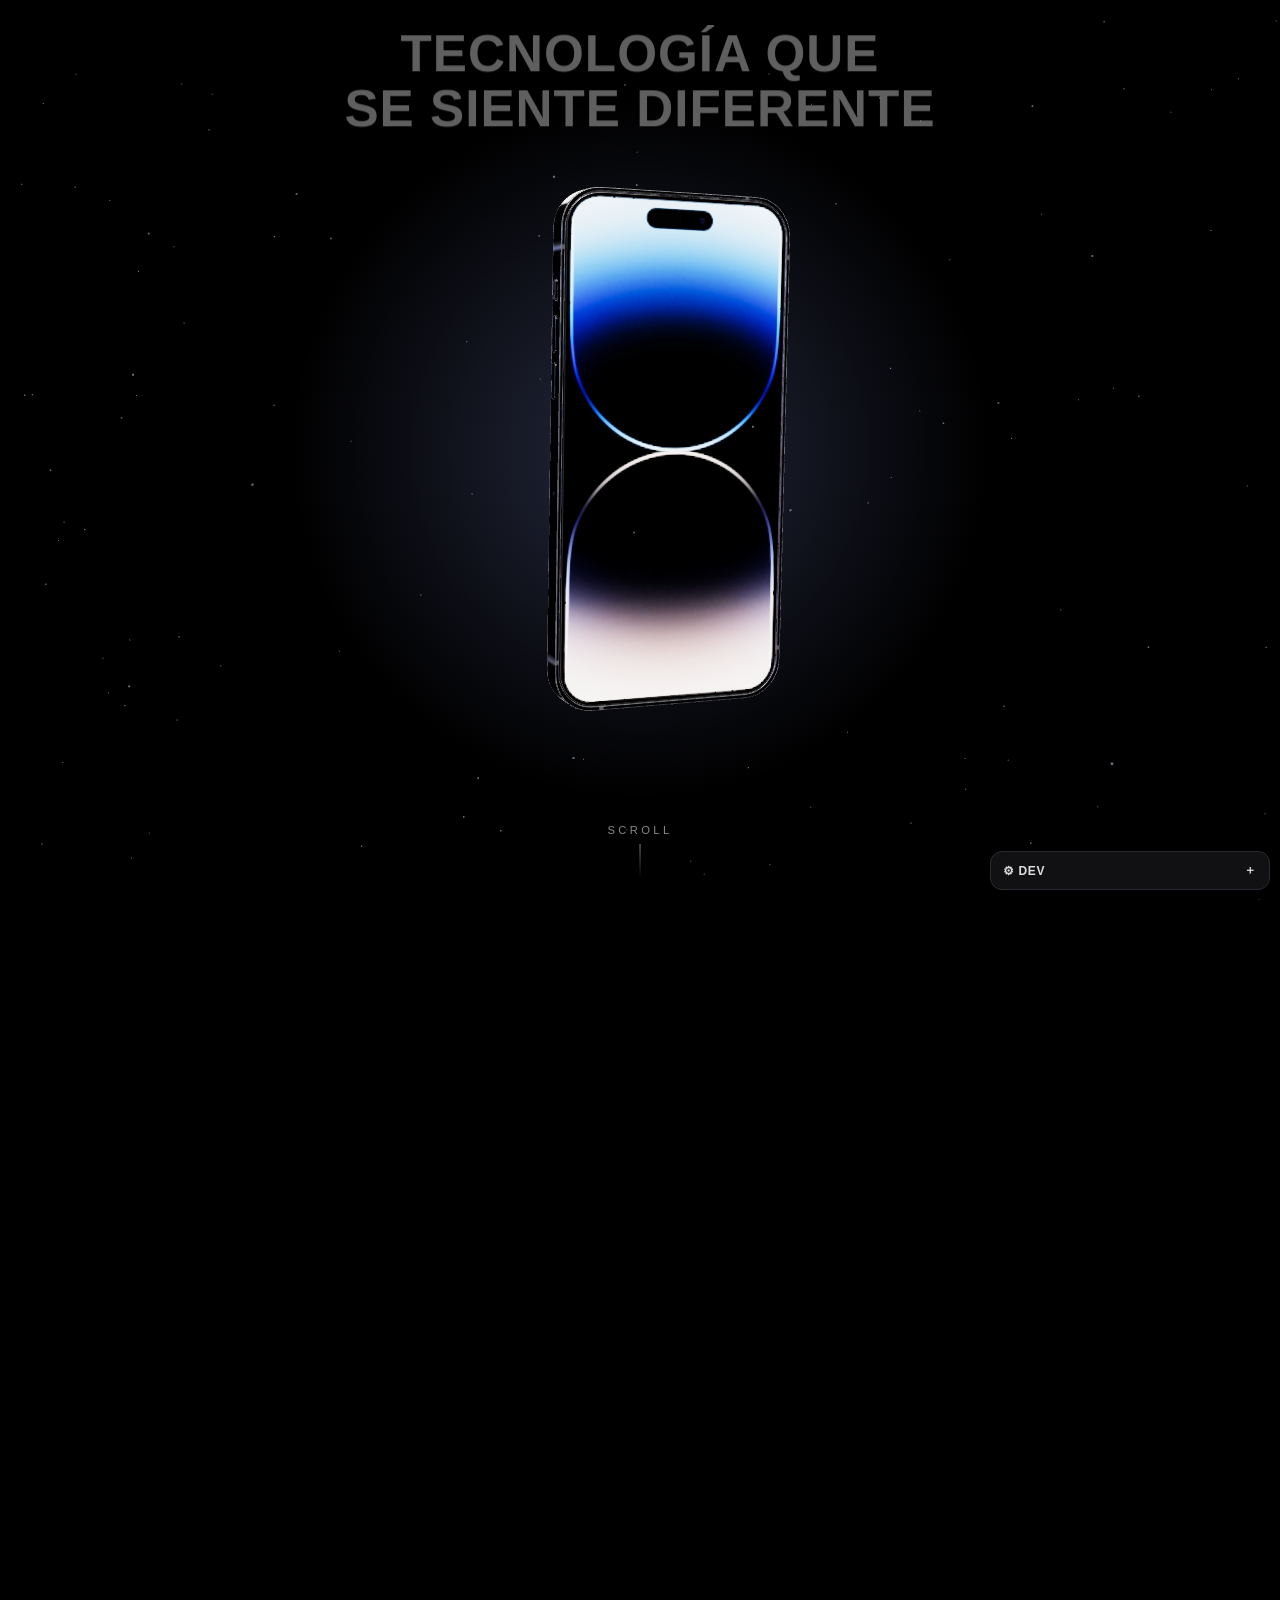
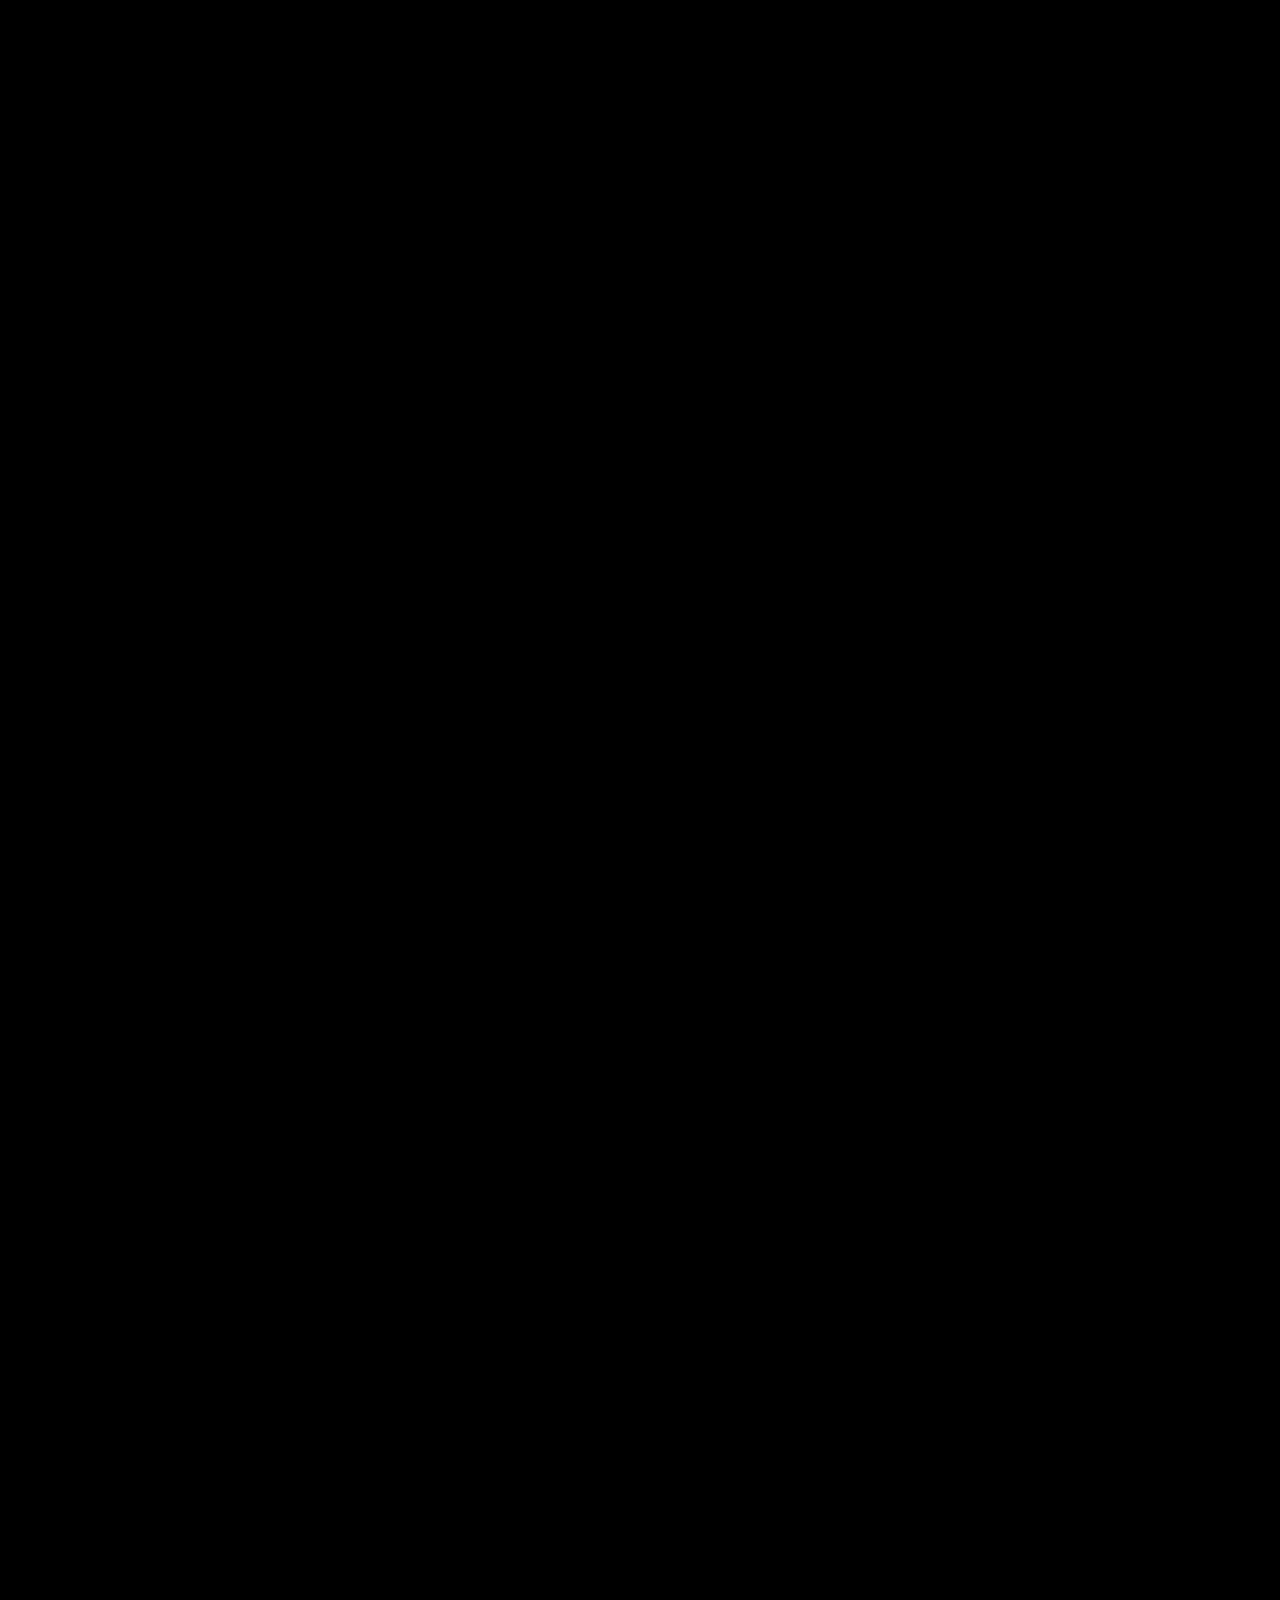
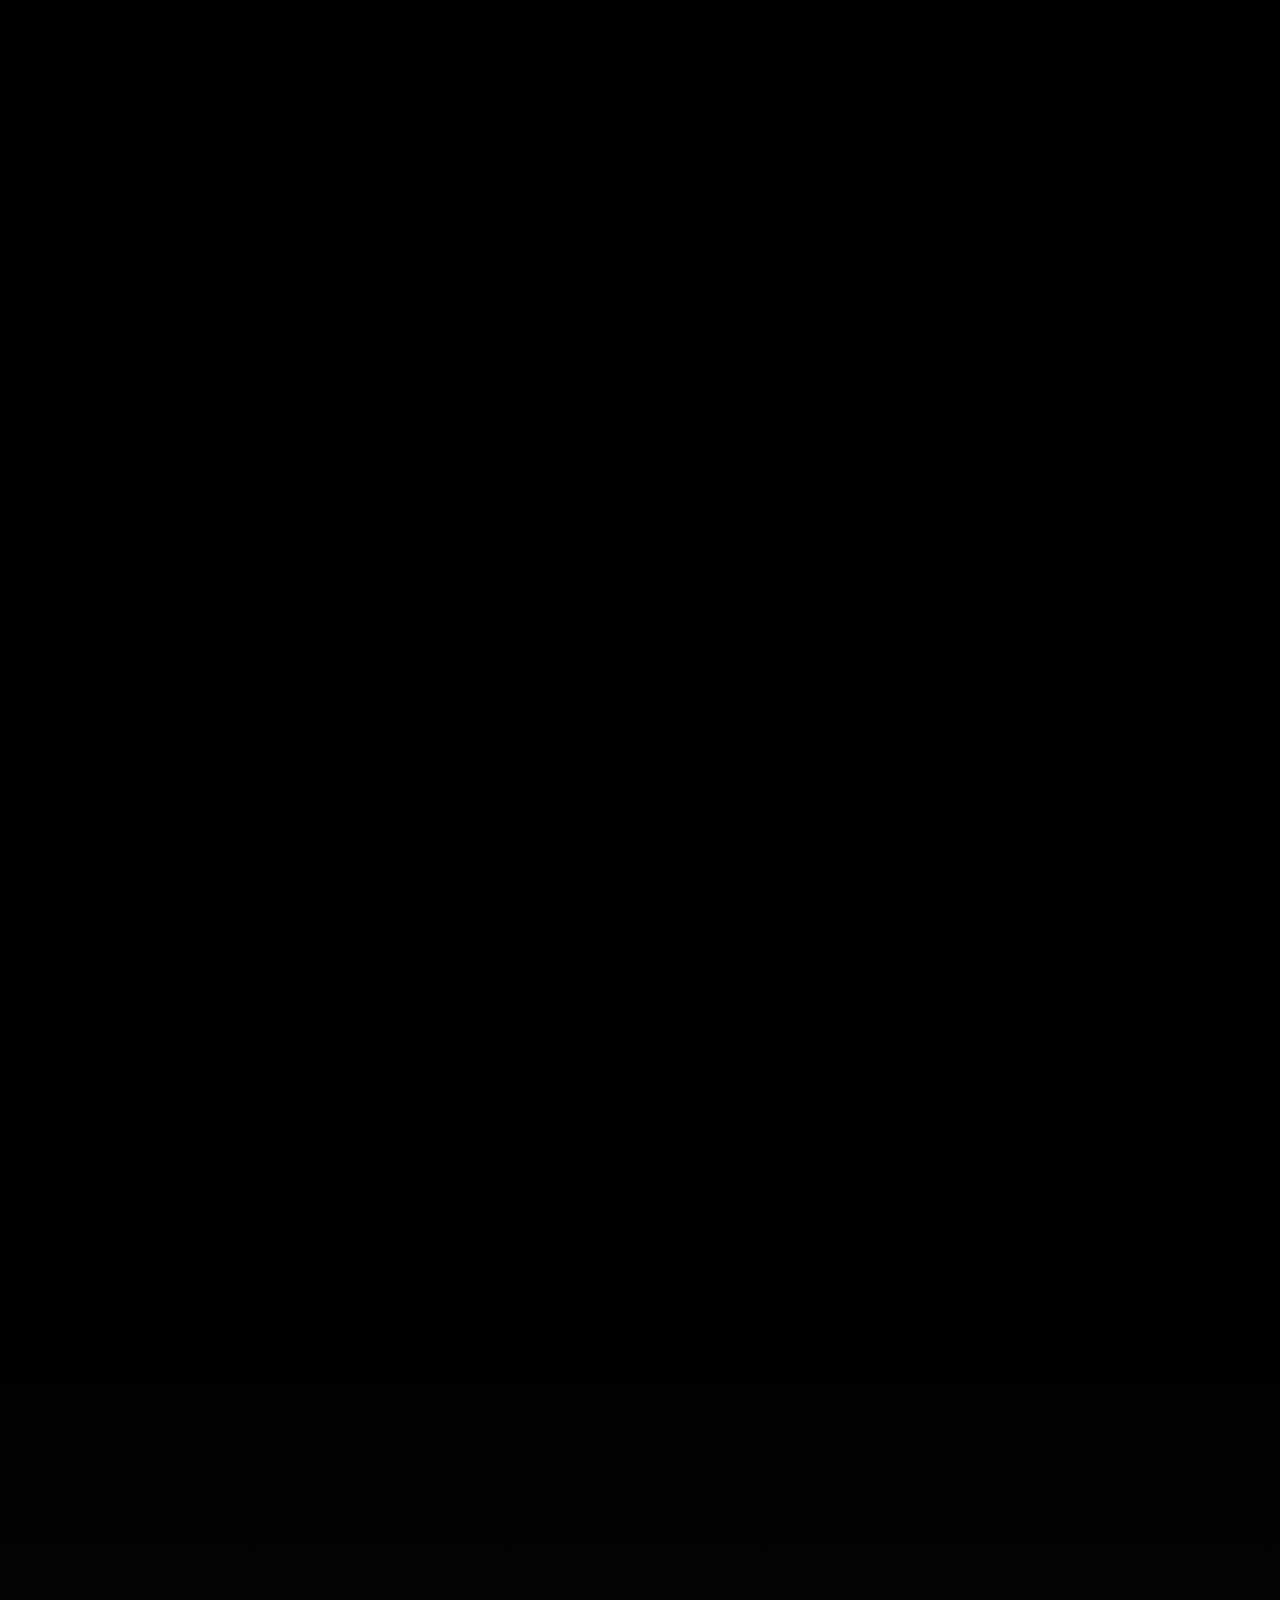
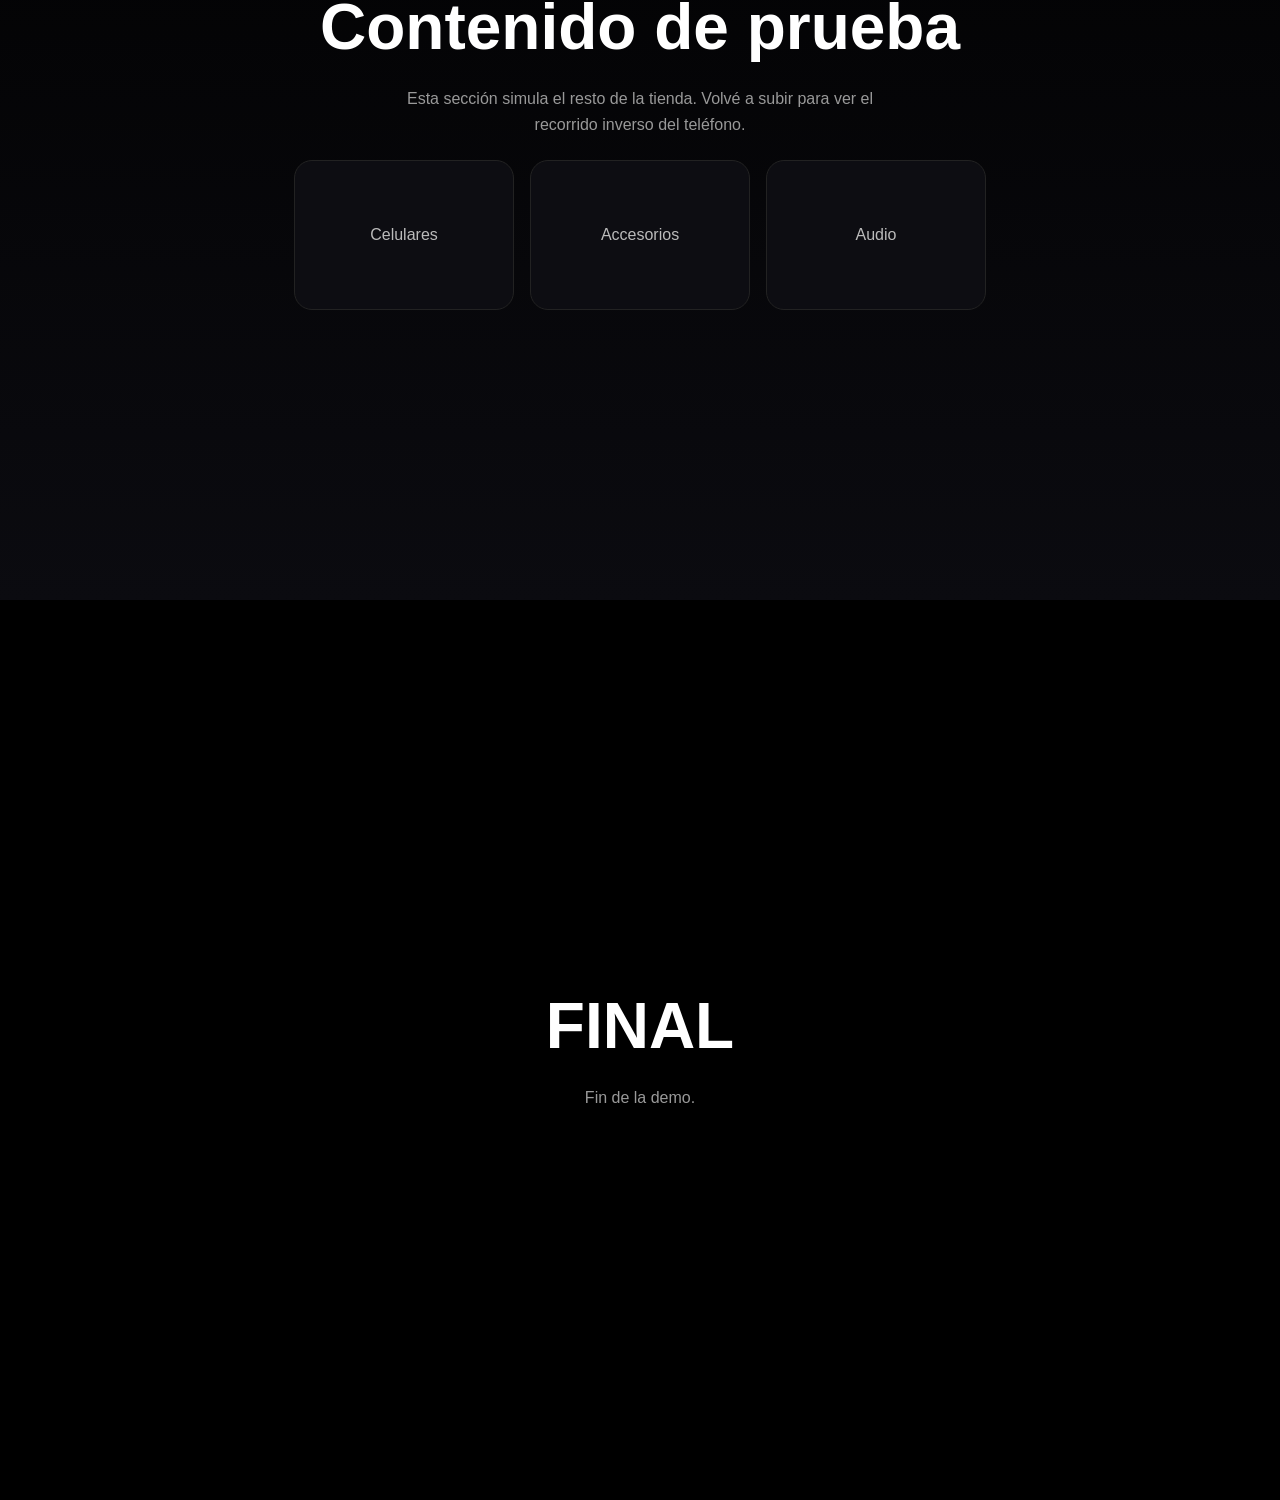
<file: demo-phone-scroll/index.html>
<!doctype html>
<html lang="es">
<head>
<meta charset="utf-8">
<meta name="viewport" content="width=device-width, initial-scale=1, viewport-fit=cover">
<title>Demo Smartphone 3D · Scroll</title>
<link rel="stylesheet" href="css/styles.css">
<script type="importmap">
{ "imports": {
  "three": "./vendor/three/build/three.module.js",
  "three/addons/": "./vendor/three/examples/jsm/"
} }
</script>
</head>
<body>

<!-- ===== SECCIÓN DE ANIMACIÓN (extraíble): #phone-track + js/phone-scene.js + js/scroll-timeline.js ===== -->
<section id="phone-track">
  <div class="phone-stage">
    <div class="phone-glow"></div>
    <canvas id="phone-canvas"></canvas>
    <h1 class="hero-title">TECNOLOGÍA QUE<br>SE SIENTE DIFERENTE</h1>
    <div class="scroll-hint">Scroll<span></span></div>
  </div>
</section>
<!-- ===== FIN SECCIÓN DE ANIMACIÓN ===== -->

<section class="demo-content">
  <h2>Contenido de prueba</h2>
  <p>Esta sección simula el resto de la tienda. Volvé a subir para ver el recorrido inverso del teléfono.</p>
  <div class="cards">
    <div class="card">Celulares</div><div class="card">Accesorios</div><div class="card">Audio</div>
  </div>
</section>
<section class="demo-final"><h2>FINAL</h2><p>Fin de la demo.</p></section>

<!-- Panel de desarrollo (temporal) -->
<aside id="dev-panel" class="collapsed"></aside>

<script type="module" src="js/main.js"></script>
</body>
</html>
</file>
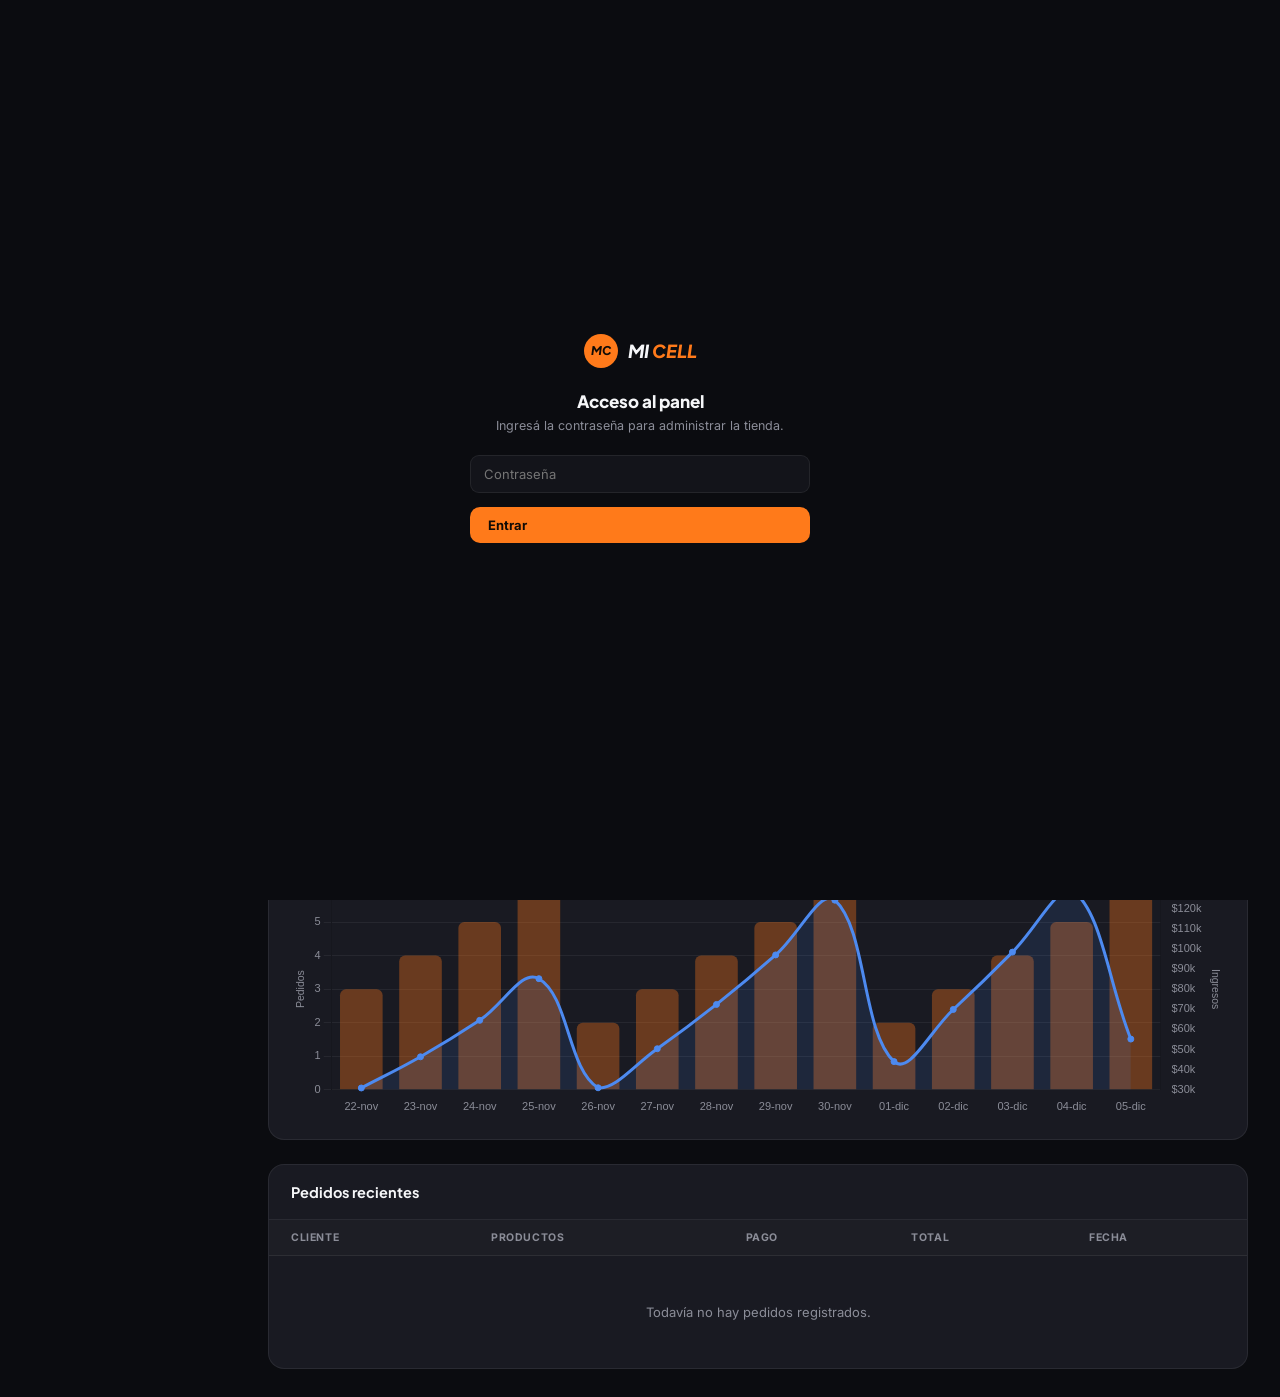
<file: admin.html>
<!DOCTYPE html>
<html lang="es">
<head>
<meta charset="UTF-8">
<meta name="viewport" content="width=device-width, initial-scale=1.0">
<title>MI CELL — Panel de Administración</title>
<link rel="preconnect" href="https://fonts.googleapis.com">
<link href="https://fonts.googleapis.com/css2?family=Plus+Jakarta+Sans:wght@400;500;600;700;800&family=Inter:wght@400;500;600;700&display=swap" rel="stylesheet">
<script src="assets/chart.umd.js"></script>
<style>
:root{
  --orange:#FF7A1A;--orange-dark:#E85D00;--orange-light:rgba(255,122,26,.14);
  --bg:#0B0C10;--surface:#13141A;--card:#191A22;--card-hover:#1E1F29;
  --border:rgba(255,255,255,.07);--text:#F5F6F8;--muted:#8B8D98;--subtle:#2A2B35;
  --green:#26C281;--red:#F0533D;--blue:#4D8AF0;
  --radius:16px;--sidebar-w:236px;--header-h:68px;
  --shadow:0 12px 32px rgba(0,0,0,.4);
}
*,*::before,*::after{box-sizing:border-box;margin:0;padding:0}
body{font-family:'Inter',sans-serif;background:var(--bg);color:var(--text);min-height:100vh;-webkit-font-smoothing:antialiased}
h1,h2,h3,.brand,.btn,.nav-item{font-family:'Plus Jakarta Sans',sans-serif}
a{color:inherit;text-decoration:none}
button{font-family:inherit}
::-webkit-scrollbar{width:8px;height:8px}
::-webkit-scrollbar-thumb{background:var(--subtle);border-radius:8px}

/* ===== SIDEBAR ===== */
#sidebar{
  position:fixed;top:0;left:0;bottom:0;width:var(--sidebar-w);background:var(--surface);
  border-right:1px solid var(--border);padding:22px 14px;display:flex;flex-direction:column;z-index:200;
  transition:transform .3s cubic-bezier(.22,.8,.3,1);
}
.brand{display:flex;align-items:center;gap:10px;padding:6px 10px 26px;font-weight:800;font-size:18px}
.brand-badge{width:34px;height:34px;border-radius:50%;background:var(--orange);display:flex;align-items:center;justify-content:center;font-weight:800;font-style:italic;font-size:12px;color:#100b06}
.brand-text{font-style:italic}
.brand-text span{color:var(--orange)}
.nav-label{font-size:10.5px;font-weight:700;letter-spacing:1px;text-transform:uppercase;color:var(--muted);padding:14px 12px 8px}
.nav-item{
  display:flex;align-items:center;gap:11px;padding:10px 12px;border-radius:11px;font-size:13.5px;
  font-weight:600;color:var(--muted);cursor:pointer;margin-bottom:3px;transition:all .15s;
}
.nav-item svg{width:17px;height:17px;flex-shrink:0}
.nav-item:hover{background:var(--card);color:var(--text)}
.nav-item.active{background:var(--orange-light);color:var(--orange)}
.sidebar-foot{margin-top:auto;padding-top:14px;border-top:1px solid var(--border)}

#appWrap{margin-left:var(--sidebar-w);min-height:100vh}
#topbar{
  height:var(--header-h);display:flex;align-items:center;justify-content:space-between;
  padding:0 28px;border-bottom:1px solid var(--border);position:sticky;top:0;background:rgba(11,12,16,.9);
  backdrop-filter:blur(12px);z-index:100;gap:16px;
}
.page-title{font-size:18px;font-weight:800;letter-spacing:-.3px}
.page-sub{font-size:12px;color:var(--muted);margin-top:1px}
.topbar-actions{display:flex;align-items:center;gap:12px}
#menuToggle{display:none;width:38px;height:38px;border-radius:10px;border:1px solid var(--border);background:var(--card);align-items:center;justify-content:center;cursor:pointer}
#menuToggle svg{width:18px;height:18px}

#content{padding:28px 32px}
.view{display:none}
.view.active{display:block;animation:fadein .3s ease}
@keyframes fadein{from{opacity:0;transform:translateY(8px)}to{opacity:1;transform:translateY(0)}}

.btn{display:inline-flex;align-items:center;gap:7px;padding:10px 18px;border-radius:10px;font-size:13px;font-weight:700;border:none;cursor:pointer;transition:all .18s;font-family:inherit}
.btn-primary{background:var(--orange);color:#100b06}
.btn-primary:hover{background:var(--orange-dark);color:#fff;transform:translateY(-1px);box-shadow:0 8px 20px rgba(255,122,26,.3)}
.btn-ghost{background:var(--card);color:var(--text);border:1px solid var(--border)}
.btn-ghost:hover{border-color:var(--orange);color:var(--orange)}
.btn-danger{background:rgba(240,83,61,.12);color:var(--red);border:1px solid rgba(240,83,61,.25)}
.btn-danger:hover{background:rgba(240,83,61,.22)}
.btn-sm{padding:6px 13px;font-size:11.5px}
.btn-block{width:100%}
.btn:disabled{opacity:.4;cursor:not-allowed}

/* ===== STATS ===== */
.stats-grid{display:grid;grid-template-columns:repeat(4,1fr);gap:16px;margin-bottom:24px}
.stat-card{background:var(--card);border:1px solid var(--border);border-radius:var(--radius);padding:20px;position:relative;overflow:hidden;transition:transform .2s}
.stat-card:hover{transform:translateY(-3px)}
.stat-card::before{content:'';position:absolute;top:0;left:0;right:0;height:3px;background:linear-gradient(90deg,var(--orange),#FFB070)}
.stat-card.c-green::before{background:linear-gradient(90deg,var(--green),#5FE0A8)}
.stat-card.c-blue::before{background:linear-gradient(90deg,var(--blue),#8FB6FF)}
.stat-card.c-red::before{background:linear-gradient(90deg,var(--red),#FF8A78)}
.stat-icon{position:absolute;right:18px;top:18px;width:34px;height:34px;border-radius:10px;background:rgba(255,255,255,.04);display:flex;align-items:center;justify-content:center;color:var(--orange)}
.stat-icon svg{width:17px;height:17px}
.stat-label{font-size:11px;font-weight:600;color:var(--muted);text-transform:uppercase;letter-spacing:.6px;margin-bottom:10px}
.stat-value{font-size:28px;font-weight:800;letter-spacing:-.6px}
.stat-sub{font-size:11.5px;color:var(--muted);margin-top:6px}

/* ===== CHARTS ===== */
.charts-row{display:grid;grid-template-columns:1.4fr 1fr;gap:16px;margin-bottom:16px}
.chart-card{background:var(--card);border:1px solid var(--border);border-radius:var(--radius);padding:22px}
.chart-card h3{font-size:14.5px;font-weight:700;margin-bottom:2px}
.chart-card .sub{font-size:11.5px;color:var(--muted);margin-bottom:18px}
.chart-box{position:relative;height:260px}
.charts-row2{display:grid;grid-template-columns:1fr 1fr;gap:16px;margin-bottom:24px}
.legend-list{display:flex;flex-direction:column;gap:10px;margin-top:14px}
.legend-row{display:flex;align-items:center;gap:9px;font-size:12px}
.legend-dot{width:9px;height:9px;border-radius:50%;flex-shrink:0}
.legend-row b{margin-left:auto;font-weight:700}

/* ===== TABLE ===== */
.panel{background:var(--card);border:1px solid var(--border);border-radius:var(--radius);overflow:hidden}
.panel-head{display:flex;align-items:center;justify-content:space-between;padding:18px 22px;border-bottom:1px solid var(--border);flex-wrap:wrap;gap:12px}
.panel-head h3{font-size:14.5px;font-weight:700}
.table-tools{display:flex;gap:10px;align-items:center;flex-wrap:wrap}
.search-mini{display:flex;align-items:center;gap:8px;background:var(--surface);border:1px solid var(--border);border-radius:9px;padding:8px 12px}
.search-mini svg{width:14px;height:14px;color:var(--muted)}
.search-mini input{background:none;border:none;outline:none;color:var(--text);font-size:12.5px;font-family:inherit;width:170px}
.select-mini{background:var(--surface);border:1px solid var(--border);border-radius:9px;padding:8px 12px;font-size:12px;color:var(--text);font-family:inherit;cursor:pointer}
table{width:100%;border-collapse:collapse}
thead th{padding:11px 22px;text-align:left;font-size:10.5px;font-weight:700;color:var(--muted);text-transform:uppercase;letter-spacing:.6px;background:rgba(255,255,255,.015);border-bottom:1px solid var(--border)}
tbody td{padding:13px 22px;font-size:13px;vertical-align:middle;border-bottom:1px solid var(--border)}
tbody tr:last-child td{border-bottom:none}
tbody tr:hover{background:rgba(255,255,255,.02)}
.prow-name{display:flex;align-items:center;gap:11px}
.prow-ic{width:38px;height:38px;border-radius:10px;flex-shrink:0;overflow:hidden}
.prow-ic svg{width:100%;height:100%}
.prow-title{font-weight:700;font-size:13px}
.prow-model{font-size:11px;color:var(--muted)}
.cat-tag{font-size:11px;font-weight:600;padding:4px 10px;border-radius:7px;background:rgba(255,255,255,.05);color:var(--muted);border:1px solid var(--border)}
.badge{display:inline-flex;align-items:center;gap:5px;padding:3px 10px;border-radius:999px;font-size:10.5px;font-weight:700}
.badge::before{content:'';width:5px;height:5px;border-radius:50%;background:currentColor}
.b-ok{background:rgba(38,194,129,.12);color:var(--green)}
.b-low{background:rgba(240,83,61,.12);color:var(--red)}
.row-actions{display:flex;gap:6px;justify-content:flex-end}
.icon-action{width:30px;height:30px;border-radius:8px;border:1px solid var(--border);background:var(--surface);display:flex;align-items:center;justify-content:center;cursor:pointer;color:var(--muted);transition:all .15s}
.icon-action:hover{color:var(--orange);border-color:var(--orange)}
.icon-action svg{width:13px;height:13px}
.pagination{display:flex;justify-content:space-between;align-items:center;padding:14px 22px;font-size:12px;color:var(--muted)}
.empty-row td{text-align:center;color:var(--muted);padding:48px}

/* ===== MODAL (product form) ===== */
#lockScreen{position:fixed;inset:0;background:var(--bg);z-index:1000;display:flex;align-items:center;justify-content:center;padding:20px}
#lockScreen.hidden{display:none}
.lock-box{width:100%;max-width:340px;text-align:center}
.lock-box .brand{justify-content:center;padding:0 0 22px}
.lock-box h2{font-size:17px;font-weight:800;margin-bottom:6px}
.lock-box p.sub{font-size:12.5px;color:var(--muted);margin-bottom:22px}
.lock-box .field{text-align:left}
#lockError{color:var(--red);font-size:12px;margin-top:10px;min-height:14px}
.modal-overlay{position:fixed;inset:0;background:rgba(0,0,0,.6);z-index:500;display:flex;align-items:center;justify-content:center;padding:20px;opacity:0;visibility:hidden;transition:opacity .2s}
.modal-overlay.open{opacity:1;visibility:visible}
.modal{background:var(--card);border:1px solid var(--border);border-radius:18px;width:100%;max-width:560px;max-height:90vh;overflow-y:auto;padding:28px;transform:scale(.95);transition:transform .22s}
.modal-overlay.open .modal{transform:scale(1)}
.modal h3{font-size:18px;font-weight:800;margin-bottom:18px}
.field{margin-bottom:14px}
.field label{display:block;font-size:12px;font-weight:700;margin-bottom:7px;color:var(--muted)}
.field input,.field select,.field textarea{
  width:100%;padding:10px 13px;border-radius:9px;border:1.5px solid var(--border);background:var(--surface);
  color:var(--text);font-size:13px;font-family:inherit;outline:none;transition:border-color .15s;
}
.field input:focus,.field select:focus,.field textarea:focus{border-color:var(--orange)}
.field-row{display:grid;grid-template-columns:1fr 1fr;gap:12px}
.modal-actions{display:flex;gap:10px;margin-top:20px}
.confirm-text{font-size:13.5px;color:var(--muted);margin-bottom:20px;line-height:1.6}

@media (max-width:980px){
  #sidebar{transform:translateX(-100%)}
  #sidebar.open{transform:translateX(0);box-shadow:var(--shadow)}
  #appWrap{margin-left:0}
  #menuToggle{display:flex}
  .stats-grid{grid-template-columns:repeat(2,1fr)}
  .charts-row,.charts-row2{grid-template-columns:1fr}
  .field-row{grid-template-columns:1fr}
}
@media (max-width:640px){
  #content{padding:20px 16px}
  .stats-grid{grid-template-columns:1fr 1fr;gap:10px}
  thead{display:none}
  table,tbody,tr,td{display:block;width:100%}
  tbody tr{padding:14px 18px;border-bottom:1px solid var(--border)}
  tbody td{padding:4px 0;border:none}
  tbody td[data-label]::before{content:attr(data-label) ": ";color:var(--muted);font-weight:600}
  .row-actions{justify-content:flex-start;margin-top:8px}
}
</style>
</head>
<body>

<div id="lockScreen">
  <div class="lock-box">
    <div class="brand"><span class="brand-badge">MC</span><span class="brand-text">MI <span>CELL</span></span></div>
    <h2>Acceso al panel</h2>
    <p class="sub">Ingresá la contraseña para administrar la tienda.</p>
    <form id="lockForm">
      <div class="field"><input type="password" id="lockPassword" autocomplete="current-password" placeholder="Contraseña"></div>
      <button type="submit" class="btn btn-primary btn-block">Entrar</button>
      <div id="lockError"></div>
    </form>
  </div>
</div>

<div class="overlay-mobile" id="sidebarOverlay" style="position:fixed;inset:0;background:rgba(0,0,0,.5);z-index:190;display:none"></div>

<aside id="sidebar">
  <a href="index.html" class="brand"><span class="brand-badge">MC</span><span class="brand-text">MI <span>CELL</span></span></a>
  <div class="nav-label">Panel</div>
  <div class="nav-item active" data-view="dashboard">
    <svg viewBox="0 0 24 24" fill="none" stroke="currentColor" stroke-width="2"><rect x="3" y="3" width="7" height="9" rx="1.5"/><rect x="14" y="3" width="7" height="5" rx="1.5"/><rect x="14" y="12" width="7" height="9" rx="1.5"/><rect x="3" y="16" width="7" height="5" rx="1.5"/></svg>
    Resumen
  </div>
  <div class="nav-item" data-view="productos">
    <svg viewBox="0 0 24 24" fill="none" stroke="currentColor" stroke-width="2"><path d="M21 8l-9-5-9 5 9 5 9-5z"/><path d="M3 8v8l9 5 9-5V8"/><path d="M12 13v8"/></svg>
    Productos
  </div>
  <div class="nav-item" data-view="pedidos">
    <svg viewBox="0 0 24 24" fill="none" stroke="currentColor" stroke-width="2"><path d="M6 6h15l-1.5 9h-12z"/><path d="M6 6L5 2H2"/><circle cx="9" cy="20" r="1.5"/><circle cx="18" cy="20" r="1.5"/></svg>
    Pedidos
  </div>
  <div class="nav-item" data-view="ajustes">
    <svg viewBox="0 0 24 24" fill="none" stroke="currentColor" stroke-width="2"><circle cx="12" cy="12" r="3"/><path d="M19.4 15a1.7 1.7 0 0 0 .34 1.87l.06.06a2 2 0 1 1-2.83 2.83l-.06-.06a1.7 1.7 0 0 0-1.87-.34 1.7 1.7 0 0 0-1.04 1.56V21a2 2 0 1 1-4 0v-.09A1.7 1.7 0 0 0 9 19.37a1.7 1.7 0 0 0-1.87.34l-.06.06a2 2 0 1 1-2.83-2.83l.06-.06A1.7 1.7 0 0 0 4.63 15a1.7 1.7 0 0 0-1.56-1.04H3a2 2 0 1 1 0-4h.09A1.7 1.7 0 0 0 4.63 9a1.7 1.7 0 0 0-.34-1.87l-.06-.06a2 2 0 1 1 2.83-2.83l.06.06A1.7 1.7 0 0 0 9 4.63a1.7 1.7 0 0 0 1.04-1.56V3a2 2 0 1 1 4 0v.09a1.7 1.7 0 0 0 1.04 1.56 1.7 1.7 0 0 0 1.87-.34l.06-.06a2 2 0 1 1 2.83 2.83l-.06.06A1.7 1.7 0 0 0 19.37 9a1.7 1.7 0 0 0 1.56 1.04H21a2 2 0 1 1 0 4h-.09a1.7 1.7 0 0 0-1.51 1z"/></svg>
    Ajustes
  </div>
  <div class="nav-label">General</div>
  <a class="nav-item" href="index.html" target="_blank">
    <svg viewBox="0 0 24 24" fill="none" stroke="currentColor" stroke-width="2"><path d="M18 13v6a2 2 0 0 1-2 2H5a2 2 0 0 1-2-2V8a2 2 0 0 1 2-2h6"/><path d="M15 3h6v6"/><path d="M10 14L21 3"/></svg>
    Ver tienda
  </a>
  <div class="sidebar-foot">
    <div class="nav-item" id="resetDataBtn">
      <svg viewBox="0 0 24 24" fill="none" stroke="currentColor" stroke-width="2"><path d="M3 12a9 9 0 1 0 3-6.7"/><path d="M3 4v5h5"/></svg>
      Reiniciar datos demo
    </div>
    <div class="nav-item" id="logoutBtn">
      <svg viewBox="0 0 24 24" fill="none" stroke="currentColor" stroke-width="2"><path d="M9 21H5a2 2 0 0 1-2-2V5a2 2 0 0 1 2-2h4"/><path d="M16 17l5-5-5-5"/><path d="M21 12H9"/></svg>
      Cerrar sesión
    </div>
  </div>
</aside>

<div id="appWrap">
  <div id="topbar">
    <div style="display:flex;align-items:center;gap:14px">
      <button id="menuToggle" aria-label="Abrir menú"><svg viewBox="0 0 24 24" fill="none" stroke="currentColor" stroke-width="2"><path d="M3 6h18M3 12h18M3 18h18"/></svg></button>
      <div>
        <div class="page-title" id="pageTitle">Resumen</div>
        <div class="page-sub" id="pageSub">Visión general de la tienda</div>
      </div>
    </div>
    <div class="topbar-actions">
      <button class="btn btn-primary" id="addProductBtn">+ Nuevo producto</button>
    </div>
  </div>

  <div id="content">

    <section class="view active" id="view-dashboard">
      <div class="stats-grid">
        <div class="stat-card">
          <div class="stat-icon"><svg viewBox="0 0 24 24" fill="none" stroke="currentColor" stroke-width="2"><path d="M12 2v20M17 5H9.5a3.5 3.5 0 0 0 0 7h5a3.5 3.5 0 0 1 0 7H6"/></svg></div>
          <div class="stat-label">Ingresos totales</div>
          <div class="stat-value" id="statRevenue">$0</div>
          <div class="stat-sub" id="statRevenueSub">De pedidos confirmados</div>
        </div>
        <div class="stat-card c-blue">
          <div class="stat-icon"><svg viewBox="0 0 24 24" fill="none" stroke="currentColor" stroke-width="2"><path d="M6 6h15l-1.5 9h-12z"/><path d="M6 6L5 2H2"/></svg></div>
          <div class="stat-label">Pedidos</div>
          <div class="stat-value" id="statOrders">0</div>
          <div class="stat-sub" id="statOrdersSub">Pedidos realizados</div>
        </div>
        <div class="stat-card c-green">
          <div class="stat-icon"><svg viewBox="0 0 24 24" fill="none" stroke="currentColor" stroke-width="2"><path d="M21 8l-9-5-9 5 9 5 9-5z"/><path d="M3 8v8l9 5 9-5V8"/></svg></div>
          <div class="stat-label">Unidades vendidas</div>
          <div class="stat-value" id="statUnits">0</div>
          <div class="stat-sub">Acumulado histórico</div>
        </div>
        <div class="stat-card c-red">
          <div class="stat-icon"><svg viewBox="0 0 24 24" fill="none" stroke="currentColor" stroke-width="2"><path d="M12 9v4M12 17h.01"/><path d="M10.3 3.9L2.5 17a2 2 0 0 0 1.7 3h15.6a2 2 0 0 0 1.7-3L13.7 3.9a2 2 0 0 0-3.4 0z"/></svg></div>
          <div class="stat-label">Stock bajo</div>
          <div class="stat-value" id="statLowStock">0</div>
          <div class="stat-sub">Productos con 10 unidades o menos</div>
        </div>
      </div>

      <div class="charts-row">
        <div class="chart-card">
          <h3>Productos más vendidos</h3>
          <div class="sub">Top 5 por unidades vendidas</div>
          <div class="chart-box"><canvas id="chartTopProducts"></canvas></div>
        </div>
        <div class="chart-card">
          <h3>Categorías más vistas</h3>
          <div class="sub">Distribución de vistas por categoría</div>
          <div class="chart-box"><canvas id="chartCategories"></canvas></div>
          <div class="legend-list" id="catLegend"></div>
        </div>
      </div>

      <div class="charts-row2">
        <div class="chart-card" style="grid-column:1/-1">
          <h3>Ventas e ingresos (últimos 14 días)</h3>
          <div class="sub">Cantidad de pedidos e ingresos generados por día</div>
          <div class="chart-box"><canvas id="chartSales"></canvas></div>
        </div>
      </div>

      <div class="panel">
        <div class="panel-head"><h3>Pedidos recientes</h3></div>
        <div style="overflow-x:auto">
        <table>
          <thead><tr><th>Cliente</th><th>Productos</th><th>Pago</th><th>Total</th><th>Fecha</th></tr></thead>
          <tbody id="recentOrdersBody"></tbody>
        </table>
        </div>
      </div>
    </section>

    <section class="view" id="view-productos">
      <div class="panel">
        <div class="panel-head">
          <h3>Catálogo de productos</h3>
          <div class="table-tools">
            <div class="search-mini">
              <svg viewBox="0 0 24 24" fill="none" stroke="currentColor" stroke-width="2"><circle cx="11" cy="11" r="7"/><path d="M21 21l-4.3-4.3"/></svg>
              <input type="text" id="prodSearch" placeholder="Buscar producto...">
            </div>
            <select class="select-mini" id="prodCatFilter"><option value="">Todas las categorías</option></select>
            <select class="select-mini" id="prodSort">
              <option value="recent">Más recientes</option>
              <option value="sold">Más vendidos</option>
              <option value="stock">Menor stock</option>
              <option value="price">Mayor precio</option>
            </select>
          </div>
        </div>
        <div style="overflow-x:auto">
        <table>
          <thead><tr><th>Producto</th><th>Categoría</th><th>Precio</th><th>Stock</th><th>Vendidos</th><th>Estado</th><th></th></tr></thead>
          <tbody id="productsBody"></tbody>
        </table>
        </div>
        <div class="pagination"><span id="prodCountLabel">0 productos</span></div>
      </div>
    </section>

    <section class="view" id="view-pedidos">
      <div class="panel">
        <div class="panel-head"><h3>Todos los pedidos</h3></div>
        <div style="overflow-x:auto">
        <table>
          <thead><tr><th>ID</th><th>Cliente</th><th>Productos</th><th>Pago</th><th>Total</th><th>Fecha</th></tr></thead>
          <tbody id="allOrdersBody"></tbody>
        </table>
        </div>
      </div>
    </section>

    <section class="view" id="view-ajustes">
      <div class="panel" style="max-width:480px">
        <div class="panel-head"><h3>Filtro de precio de la tienda</h3></div>
        <p style="font-size:12.5px;color:var(--muted);margin-bottom:18px">Definí el rango del control deslizante de precio que ven los clientes en los filtros del catálogo.</p>
        <div class="field-row">
          <div class="field"><label>Precio mínimo</label><input type="number" id="fSettingsMin"></div>
          <div class="field"><label>Precio máximo</label><input type="number" id="fSettingsMax"></div>
        </div>
        <button class="btn btn-primary" id="saveSettingsBtn">Guardar cambios</button>
        <span id="settingsSaved" style="margin-left:10px;font-size:12.5px;color:var(--green);opacity:0;transition:opacity .3s">Guardado</span>
      </div>
    </section>

  </div>
</div>

<div class="modal-overlay" id="productModalOverlay">
  <div class="modal" id="productModalBox"></div>
</div>
<div class="modal-overlay" id="confirmModalOverlay">
  <div class="modal" style="max-width:400px" id="confirmModalBox"></div>
</div>

<script src="assets/icons.js"></script>
<script src="assets/products.js"></script>
<script>
(function(){
  "use strict";
  var Store = window.MiCellStore;
  var Icons = window.MiCellIcons;

  /* ---------- access lock ---------- */
  var ADMIN_PASSWORD = "micell2026";
  if(localStorage.getItem("micell_admin_auth")==="1"){
    document.getElementById("lockScreen").classList.add("hidden");
  }
  document.getElementById("lockForm").addEventListener("submit", function(e){
    e.preventDefault();
    var val = document.getElementById("lockPassword").value;
    if(val === ADMIN_PASSWORD){
      localStorage.setItem("micell_admin_auth","1");
      document.getElementById("lockScreen").classList.add("hidden");
    } else {
      document.getElementById("lockError").textContent = "Contraseña incorrecta";
      document.getElementById("lockPassword").value = "";
      document.getElementById("lockPassword").focus();
    }
  });
  document.getElementById("logoutBtn").addEventListener("click", function(){
    localStorage.removeItem("micell_admin_auth");
    location.reload();
  });

  function money(n){ return "$" + Math.round(n).toLocaleString("es-AR"); }
  function dateLabel(iso){ var d = new Date(iso); return d.toLocaleDateString("es-AR",{day:"2-digit",month:"short"}); }

  var CHART_COLORS = ["#FF7A1A","#4D8AF0","#26C281","#F0533D","#A35AF0","#F0C53D","#3DD6F0","#F03D9E"];

  /* ---------- navigation ---------- */
  var titles = {
    dashboard: ["Resumen","Visión general de la tienda"],
    productos: ["Productos","Gestioná tu catálogo de accesorios"],
    pedidos: ["Pedidos","Historial completo de pedidos recibidos"],
    ajustes: ["Ajustes","Configuración general de la tienda"]
  };
  function switchView(name){
    document.querySelectorAll(".view").forEach(function(v){ v.classList.remove("active"); });
    document.getElementById("view-"+name).classList.add("active");
    document.querySelectorAll(".nav-item[data-view]").forEach(function(n){ n.classList.toggle("active", n.getAttribute("data-view")===name); });
    document.getElementById("pageTitle").textContent = titles[name][0];
    document.getElementById("pageSub").textContent = titles[name][1];
    closeSidebarMobile();
    if(name==="dashboard") renderDashboard();
    if(name==="productos") renderProductsTable();
    if(name==="pedidos") renderAllOrders();
    if(name==="ajustes") renderSettings();
  }
  document.querySelectorAll(".nav-item[data-view]").forEach(function(n){
    n.addEventListener("click", function(){ switchView(n.getAttribute("data-view")); });
  });

  function closeSidebarMobile(){ document.getElementById("sidebar").classList.remove("open"); document.getElementById("sidebarOverlay").style.display="none"; }
  document.getElementById("menuToggle").addEventListener("click", function(){
    document.getElementById("sidebar").classList.add("open");
    document.getElementById("sidebarOverlay").style.display="block";
  });
  document.getElementById("sidebarOverlay").addEventListener("click", closeSidebarMobile);

  /* ---------- charts ---------- */
  var charts = {};
  function destroyChart(key){ if(charts[key]){ charts[key].destroy(); delete charts[key]; } }

  function renderTopProductsChart(){
    destroyChart("top");
    var top = Store.topSellingProducts(5);
    var ctx = document.getElementById("chartTopProducts").getContext("2d");
    charts.top = new Chart(ctx, {
      type: "bar",
      data: {
        labels: top.map(function(t){ return t.product.name; }),
        datasets: [{ data: top.map(function(t){ return t.sold; }), backgroundColor: "#FF7A1A", borderRadius: 8, maxBarThickness: 34 }]
      },
      options: {
        indexAxis: "y",
        responsive: true, maintainAspectRatio: false,
        plugins: { legend: { display: false } },
        scales: {
          x: { grid: { color: "rgba(255,255,255,.06)" }, ticks: { color: "#8B8D98", font: { size: 11 } } },
          y: { grid: { display: false }, ticks: { color: "#F5F6F8", font: { size: 11.5, weight: "600" } } }
        }
      }
    });
  }

  function renderCategoriesChart(){
    destroyChart("cat");
    var data = Store.topViewedCategories();
    var ctx = document.getElementById("chartCategories").getContext("2d");
    charts.cat = new Chart(ctx, {
      type: "doughnut",
      data: {
        labels: data.map(function(d){ return d.category.name; }),
        datasets: [{ data: data.map(function(d){ return d.views; }), backgroundColor: CHART_COLORS, borderWidth: 0, hoverOffset: 6 }]
      },
      options: {
        responsive: true, maintainAspectRatio: false, cutout: "68%",
        plugins: { legend: { display: false } }
      }
    });
    var legend = document.getElementById("catLegend");
    var total = data.reduce(function(s,d){return s+d.views;},0) || 1;
    legend.innerHTML = data.slice(0,6).map(function(d,i){
      var pct = Math.round(d.views/total*100);
      return '<div class="legend-row"><span class="legend-dot" style="background:'+CHART_COLORS[i%CHART_COLORS.length]+'"></span>'+d.category.name+'<b>'+pct+'%</b></div>';
    }).join("");
  }

  function renderSalesChart(){
    destroyChart("sales");
    var series = Store.salesSeries(14);
    var ctx = document.getElementById("chartSales").getContext("2d");
    charts.sales = new Chart(ctx, {
      data: {
        labels: series.map(function(s){ return dateLabel(s.date); }),
        datasets: [
          { type: "bar", label: "Pedidos", data: series.map(function(s){return s.orders;}), backgroundColor: "rgba(255,122,26,.35)", borderRadius: 6, yAxisID: "y", order: 2 },
          { type: "line", label: "Ingresos", data: series.map(function(s){return s.revenue;}), borderColor: "#4D8AF0", backgroundColor: "rgba(77,138,240,.12)", tension: .4, fill: true, pointRadius: 3, pointBackgroundColor: "#4D8AF0", yAxisID: "y1", order: 1 }
        ]
      },
      options: {
        responsive: true, maintainAspectRatio: false,
        interaction: { mode: "index", intersect: false },
        plugins: { legend: { labels: { color: "#8B8D98", font: { size: 11.5 } } } },
        scales: {
          x: { grid: { display: false }, ticks: { color: "#8B8D98", font: { size: 11 } } },
          y: { position: "left", grid: { color: "rgba(255,255,255,.06)" }, ticks: { color: "#8B8D98", font: { size: 11 } }, title:{display:true,text:"Pedidos",color:"#8B8D98",font:{size:10.5}} },
          y1: { position: "right", grid: { display: false }, ticks: { color: "#8B8D98", font: { size: 11 }, callback: function(v){ return "$"+(v/1000)+"k"; } }, title:{display:true,text:"Ingresos",color:"#8B8D98",font:{size:10.5}} }
        }
      }
    });
  }

  function renderDashboard(){
    var t = Store.totals();
    document.getElementById("statRevenue").textContent = money(t.revenue);
    document.getElementById("statOrders").textContent = t.orders;
    document.getElementById("statUnits").textContent = t.unitsSold;
    document.getElementById("statLowStock").textContent = t.lowStock;
    document.getElementById("statRevenueSub").textContent = t.orders + " pedidos confirmados";
    document.getElementById("statOrdersSub").textContent = "Sobre " + t.products + " productos activos";

    renderTopProductsChart();
    renderCategoriesChart();
    renderSalesChart();

    var orders = Store.getOrders().slice(0,6);
    var body = document.getElementById("recentOrdersBody");
    if(!orders.length){
      body.innerHTML = '<tr class="empty-row"><td colspan="5">Todavía no hay pedidos registrados.</td></tr>';
    } else {
      body.innerHTML = orders.map(orderRow).join("");
    }
  }

  function orderRow(o){
    var itemsLabel = o.items.map(function(i){return i.qty+"x "+i.name;}).join(", ");
    return '<tr><td><b>'+o.customer.name+'</b><br><span style="color:var(--muted);font-size:11px">'+o.customer.phone+'</span></td>'+
      '<td style="max-width:280px">'+itemsLabel+'</td>'+
      '<td><span class="cat-tag">'+o.payment+'</span></td>'+
      '<td><b>'+money(o.total)+'</b></td>'+
      '<td style="color:var(--muted)">'+dateLabel(o.date)+'</td></tr>';
  }

  function renderAllOrders(){
    var orders = Store.getOrders();
    var body = document.getElementById("allOrdersBody");
    if(!orders.length){
      body.innerHTML = '<tr class="empty-row"><td colspan="6">Todavía no hay pedidos registrados.</td></tr>';
      return;
    }
    body.innerHTML = orders.map(function(o){
      return '<tr><td style="color:var(--muted)">#'+o.id+'</td><td><b>'+o.customer.name+'</b><br><span style="color:var(--muted);font-size:11px">'+o.customer.phone+'</span></td>'+
        '<td style="max-width:260px">'+o.items.map(function(i){return i.qty+"x "+i.name;}).join(", ")+'</td>'+
        '<td><span class="cat-tag">'+o.payment+'</span></td><td><b>'+money(o.total)+'</b></td>'+
        '<td style="color:var(--muted)">'+dateLabel(o.date)+'</td></tr>';
    }).join("");
  }

  /* ---------- products table ---------- */
  var prodState = { search:"", category:"", sort:"recent" };

  function fillCategoryFilter(){
    var sel = document.getElementById("prodCatFilter");
    Store.CATEGORIES.forEach(function(c){
      var o = document.createElement("option"); o.value = c.id; o.textContent = c.name; sel.appendChild(o);
    });
  }

  function getFilteredProducts(){
    var list = Store.getProducts();
    var a = Store.getAnalytics();
    if(prodState.category) list = list.filter(function(p){return p.category===prodState.category;});
    if(prodState.search.trim()){
      var q = prodState.search.trim().toLowerCase();
      list = list.filter(function(p){return (p.name+" "+p.model).toLowerCase().indexOf(q)>-1;});
    }
    list = list.slice();
    if(prodState.sort==="sold") list.sort(function(x,y){return (a.sold[y.id]||0)-(a.sold[x.id]||0);});
    if(prodState.sort==="stock") list.sort(function(x,y){return x.stock-y.stock;});
    if(prodState.sort==="price") list.sort(function(x,y){return y.price-x.price;});
    return list;
  }

  function renderProductsTable(){
    var list = getFilteredProducts();
    var a = Store.getAnalytics();
    var body = document.getElementById("productsBody");
    document.getElementById("prodCountLabel").textContent = list.length + (list.length===1?" producto":" productos");
    if(!list.length){
      body.innerHTML = '<tr class="empty-row"><td colspan="7">No se encontraron productos.</td></tr>';
      return;
    }
    body.innerHTML = list.map(function(p){
      var c = Store.categoryById(p.category);
      var sold = a.sold[p.id] || 0;
      var low = p.stock <= 10;
      return '<tr data-id="'+p.id+'">'+
        '<td><div class="prow-name"><div class="prow-ic">'+(p.image?'<img src="'+p.image+'" style="width:100%;height:100%;object-fit:cover;border-radius:inherit">':Icons.svgFor(c.icon,p.palette))+'</div><div><div class="prow-title">'+p.name+'</div><div class="prow-model">'+p.model+'</div></div></div></td>'+
        '<td><span class="cat-tag">'+c.name+'</span></td>'+
        '<td><b>'+money(p.price)+'</b>'+(p.oldPrice?'<br><span style="text-decoration:line-through;color:var(--muted);font-size:11px">'+money(p.oldPrice)+'</span>':'')+'</td>'+
        '<td data-label="Stock">'+p.stock+' unid.</td>'+
        '<td data-label="Vendidos">'+sold+'</td>'+
        '<td><span class="badge '+(low?"b-low":"b-ok")+'">'+(low?"Stock bajo":"Disponible")+'</span></td>'+
        '<td><div class="row-actions">'+
          '<button class="icon-action" data-edit="'+p.id+'" aria-label="Editar"><svg viewBox="0 0 24 24" fill="none" stroke="currentColor" stroke-width="2"><path d="M12 20h9"/><path d="M16.5 3.5a2.1 2.1 0 0 1 3 3L7 19l-4 1 1-4z"/></svg></button>'+
          '<button class="icon-action" data-delete="'+p.id+'" aria-label="Eliminar"><svg viewBox="0 0 24 24" fill="none" stroke="currentColor" stroke-width="2"><path d="M3 6h18"/><path d="M8 6V4a2 2 0 0 1 2-2h4a2 2 0 0 1 2 2v2"/><path d="M19 6l-1 14a2 2 0 0 1-2 2H8a2 2 0 0 1-2-2L5 6"/></svg></button>'+
        '</div></td></tr>';
    }).join("");

    body.querySelectorAll("[data-edit]").forEach(function(btn){
      btn.addEventListener("click", function(){ openProductModal(btn.getAttribute("data-edit")); });
    });
    body.querySelectorAll("[data-delete]").forEach(function(btn){
      btn.addEventListener("click", function(){ openConfirmDelete(btn.getAttribute("data-delete")); });
    });
  }

  document.getElementById("prodSearch").addEventListener("input", function(e){ prodState.search = e.target.value; renderProductsTable(); });
  document.getElementById("prodCatFilter").addEventListener("change", function(e){ prodState.category = e.target.value; renderProductsTable(); });
  document.getElementById("prodSort").addEventListener("change", function(e){ prodState.sort = e.target.value; renderProductsTable(); });

  /* ---------- product modal (add/edit) ---------- */
  function openProductModal(id){
    var editing = !!id;
    var p = editing ? Store.getProduct(id) : { name:"", model:"", category:Store.CATEGORIES[0].id, price:0, oldPrice:"", stock:0, badge:"", rating:4.5, palette:0, desc:"" };
    var box = document.getElementById("productModalBox");
    var pendingImage = p.image || null;
    box.innerHTML =
      '<h3>'+(editing?"Editar producto":"Nuevo producto")+'</h3>'+
      '<div class="field"><label>Foto del producto</label>'+
        '<div id="fImagePreview" style="width:84px;height:84px;border-radius:12px;overflow:hidden;background:var(--surface);border:1px solid var(--border);margin-bottom:10px">'+(pendingImage?'<img src="'+pendingImage+'" style="width:100%;height:100%;object-fit:cover">':'')+'</div>'+
        '<input type="file" id="fImageInput" accept="image/*">'+
        '<button type="button" class="btn btn-ghost btn-sm" id="fImageRemove" style="margin-top:8px;'+(pendingImage?'':'display:none')+'">Quitar foto</button>'+
      '</div>'+
      '<div class="field"><label>Nombre</label><input type="text" id="fName" value="'+(p.name||"").replace(/"/g,"&quot;")+'"></div>'+
      '<div class="field-row">'+
        '<div class="field"><label>Modelo / variante</label><input type="text" id="fModel" value="'+(p.model||"").replace(/"/g,"&quot;")+'"></div>'+
        '<div class="field"><label>Categoría</label><select id="fCategory">'+Store.CATEGORIES.map(function(c){return '<option value="'+c.id+'" '+(c.id===p.category?"selected":"")+'>'+c.name+'</option>';}).join("")+'</select></div>'+
      '</div>'+
      '<div class="field-row">'+
        '<div class="field"><label>Precio</label><input type="number" id="fPrice" value="'+p.price+'"></div>'+
        '<div class="field"><label>Precio anterior (oferta)</label><input type="number" id="fOldPrice" value="'+(p.oldPrice||"")+'"></div>'+
      '</div>'+
      '<div class="field-row">'+
        '<div class="field"><label>Stock</label><input type="number" id="fStock" value="'+p.stock+'"></div>'+
        '<div class="field"><label>Etiqueta</label><select id="fBadge">'+
          '<option value="" '+(!p.badge?"selected":"")+'>Sin etiqueta</option>'+
          '<option value="nuevo" '+(p.badge==="nuevo"?"selected":"")+'>Nuevo</option>'+
          '<option value="oferta" '+(p.badge==="oferta"?"selected":"")+'>Oferta</option>'+
          '<option value="mas-vendido" '+(p.badge==="mas-vendido"?"selected":"")+'>Más vendido</option>'+
        '</select></div>'+
      '</div>'+
      '<div class="field"><label>Descripción</label><textarea id="fDesc" rows="3">'+(p.desc||"")+'</textarea></div>'+
      '<div class="modal-actions">'+
        '<button class="btn btn-ghost btn-block" id="cancelProductBtn">Cancelar</button>'+
        '<button class="btn btn-primary btn-block" id="saveProductBtn">'+(editing?"Guardar cambios":"Crear producto")+'</button>'+
      '</div>';
    box.querySelector("#cancelProductBtn").addEventListener("click", closeProductModal);
    box.querySelector("#fImageInput").addEventListener("change", function(e){
      var file = e.target.files[0];
      if(!file) return;
      var reader = new FileReader();
      reader.onload = function(){
        pendingImage = reader.result;
        box.querySelector("#fImagePreview").innerHTML = '<img src="'+pendingImage+'" style="width:100%;height:100%;object-fit:cover">';
        box.querySelector("#fImageRemove").style.display = "inline-flex";
      };
      reader.readAsDataURL(file);
    });
    box.querySelector("#fImageRemove").addEventListener("click", function(){
      pendingImage = null;
      box.querySelector("#fImagePreview").innerHTML = "";
      box.querySelector("#fImageInput").value = "";
      box.querySelector("#fImageRemove").style.display = "none";
    });
    box.querySelector("#saveProductBtn").addEventListener("click", function(){
      var name = box.querySelector("#fName").value.trim();
      if(!name){ box.querySelector("#fName").style.borderColor = "var(--red)"; return; }
      var patch = {
        name: name,
        model: box.querySelector("#fModel").value.trim(),
        category: box.querySelector("#fCategory").value,
        price: parseFloat(box.querySelector("#fPrice").value) || 0,
        oldPrice: box.querySelector("#fOldPrice").value ? parseFloat(box.querySelector("#fOldPrice").value) : null,
        stock: parseInt(box.querySelector("#fStock").value,10) || 0,
        badge: box.querySelector("#fBadge").value || null,
        desc: box.querySelector("#fDesc").value.trim(),
        rating: p.rating || 4.5,
        palette: p.palette != null ? p.palette : Math.floor(Math.random()*5),
        image: pendingImage
      };
      if(editing) Store.updateProduct(id, patch); else Store.addProduct(patch);
      closeProductModal();
      renderProductsTable();
      renderDashboard();
    });
    document.getElementById("productModalOverlay").classList.add("open");
  }
  function closeProductModal(){ document.getElementById("productModalOverlay").classList.remove("open"); }
  document.getElementById("addProductBtn").addEventListener("click", function(){ openProductModal(null); });
  document.getElementById("productModalOverlay").addEventListener("click", function(e){ if(e.target===this) closeProductModal(); });

  /* ---------- delete confirm ---------- */
  function openConfirmDelete(id){
    var p = Store.getProduct(id);
    var box = document.getElementById("confirmModalBox");
    box.innerHTML =
      '<h3>Eliminar producto</h3>'+
      '<p class="confirm-text">¿Seguro que querés eliminar <b>'+(p?p.name:"")+'</b>? Esta acción no se puede deshacer.</p>'+
      '<div class="modal-actions">'+
        '<button class="btn btn-ghost btn-block" id="cancelDeleteBtn">Cancelar</button>'+
        '<button class="btn btn-danger btn-block" id="confirmDeleteBtn">Eliminar</button>'+
      '</div>';
    box.querySelector("#cancelDeleteBtn").addEventListener("click", closeConfirmModal);
    box.querySelector("#confirmDeleteBtn").addEventListener("click", function(){
      Store.deleteProduct(id);
      closeConfirmModal();
      renderProductsTable();
      renderDashboard();
    });
    document.getElementById("confirmModalOverlay").classList.add("open");
  }
  function closeConfirmModal(){ document.getElementById("confirmModalOverlay").classList.remove("open"); }
  document.getElementById("confirmModalOverlay").addEventListener("click", function(e){ if(e.target===this) closeConfirmModal(); });

  /* ---------- settings ---------- */
  function renderSettings(){
    var s = Store.getSettings();
    document.getElementById("fSettingsMin").value = s.priceFilterMin;
    document.getElementById("fSettingsMax").value = s.priceFilterMax;
  }
  document.getElementById("saveSettingsBtn").addEventListener("click", function(){
    var min = parseInt(document.getElementById("fSettingsMin").value,10) || 0;
    var max = parseInt(document.getElementById("fSettingsMax").value,10) || 0;
    if(max <= min) max = min + 1000;
    document.getElementById("fSettingsMin").value = min;
    document.getElementById("fSettingsMax").value = max;
    Store.saveSettings({ priceFilterMin: min, priceFilterMax: max });
    var saved = document.getElementById("settingsSaved");
    saved.style.opacity = "1";
    setTimeout(function(){ saved.style.opacity = "0"; }, 1800);
  });

  /* ---------- reset demo data ---------- */
  document.getElementById("resetDataBtn").addEventListener("click", function(){
    var box = document.getElementById("confirmModalBox");
    box.innerHTML =
      '<h3>Reiniciar datos demo</h3>'+
      '<p class="confirm-text">Esto borra productos, pedidos, carrito y estadísticas guardadas en este navegador, y vuelve a generar los datos de ejemplo iniciales.</p>'+
      '<div class="modal-actions">'+
        '<button class="btn btn-ghost btn-block" id="cancelResetBtn">Cancelar</button>'+
        '<button class="btn btn-danger btn-block" id="confirmResetBtn">Reiniciar</button>'+
      '</div>';
    box.querySelector("#cancelResetBtn").addEventListener("click", closeConfirmModal);
    box.querySelector("#confirmResetBtn").addEventListener("click", function(){
      ["micell_products","micell_cart","micell_orders","micell_analytics","micell_seeded_v1"].forEach(function(k){ localStorage.removeItem(k); });
      location.reload();
    });
    document.getElementById("confirmModalOverlay").classList.add("open");
  });

  /* ---------- init ---------- */
  fillCategoryFilter();
  renderDashboard();
})();
</script>
</body>
</html>
</file>
<file: demo-phone-scroll/css/styles.css>
:root{--bg:#000;--fg:#fff}
*{box-sizing:border-box;margin:0;padding:0}
html,body{background:#000;color:var(--fg);overflow-x:clip;max-width:100%}
body{font-family:"Inter",-apple-system,"Segoe UI",Roboto,Helvetica,Arial,sans-serif;-webkit-font-smoothing:antialiased}

/* Alto del recorrido = --track-screens * 100vh (lo controla el panel) */
#phone-track{position:relative;height:calc(var(--track-screens,5) * 100vh);height:calc(var(--track-screens,5) * 100svh)}
.phone-stage{position:sticky;top:0;height:100vh;height:100svh;overflow:hidden;background:#000}
#phone-canvas{position:absolute;inset:0;width:100%;height:100%;display:block}
.phone-glow{position:absolute;left:50%;top:50%;width:min(80vw,700px);aspect-ratio:1;transform:translate(-50%,-50%);
  background:radial-gradient(closest-side,rgba(150,165,255,.24),rgba(0,0,0,0));pointer-events:none;will-change:opacity,transform}

.hero-title{position:absolute;left:0;right:0;top:5%;text-align:center;font-weight:700;letter-spacing:.02em;
  font-size:clamp(1.4rem,4vw,3.2rem);line-height:1.08;pointer-events:none;will-change:opacity,transform;padding:0 16px}
.scroll-hint{position:absolute;bottom:22px;left:50%;transform:translateX(-50%);font-size:.7rem;letter-spacing:.3em;text-transform:uppercase;
  color:#888;text-align:center;pointer-events:none}
.scroll-hint span{display:block;width:1px;height:34px;margin:8px auto 0;background:linear-gradient(#888,transparent)}

.demo-content,.demo-final{min-height:100vh;display:flex;flex-direction:column;align-items:center;justify-content:center;text-align:center;padding:60px 20px;gap:22px;background:#000}
.demo-content{background:linear-gradient(#000,#0b0b10)}
.demo-content h2,.demo-final h2{font-size:clamp(2rem,6vw,4rem)}
.demo-content p,.demo-final p{color:#999;max-width:520px;line-height:1.6}
.cards{display:flex;gap:16px;flex-wrap:wrap;justify-content:center}
.card{width:min(220px,80vw);height:150px;border:1px solid #222;border-radius:18px;display:grid;place-items:center;color:#bbb;background:#0d0d12}

/* Panel dev */
#dev-panel{position:fixed;right:10px;bottom:10px;z-index:50;width:min(280px,calc(100vw - 20px));max-height:70vh;overflow:auto;
  background:rgba(20,20,24,.86);backdrop-filter:blur(8px);border:1px solid #2a2a30;border-radius:12px;padding:10px 12px;font-size:12px;color:#ddd}
#dev-panel.collapsed .dev-body{display:none}
#dev-panel .dev-head{display:flex;justify-content:space-between;align-items:center;cursor:pointer;font-weight:600;letter-spacing:.05em}
#dev-panel label{display:grid;grid-template-columns:1fr auto;gap:2px 8px;margin-top:8px}
#dev-panel label b{font-weight:400;color:#8f9bff;font-variant-numeric:tabular-nums}
#dev-panel input[type=range]{grid-column:1/-1;width:100%;accent-color:#8f9bff}
#dev-panel button{margin-top:12px;width:100%;padding:8px;border:0;border-radius:8px;background:#8f9bff;color:#000;font-weight:600;cursor:pointer}
#dev-panel .dev-progress{margin-top:8px;color:#777}
</file>
